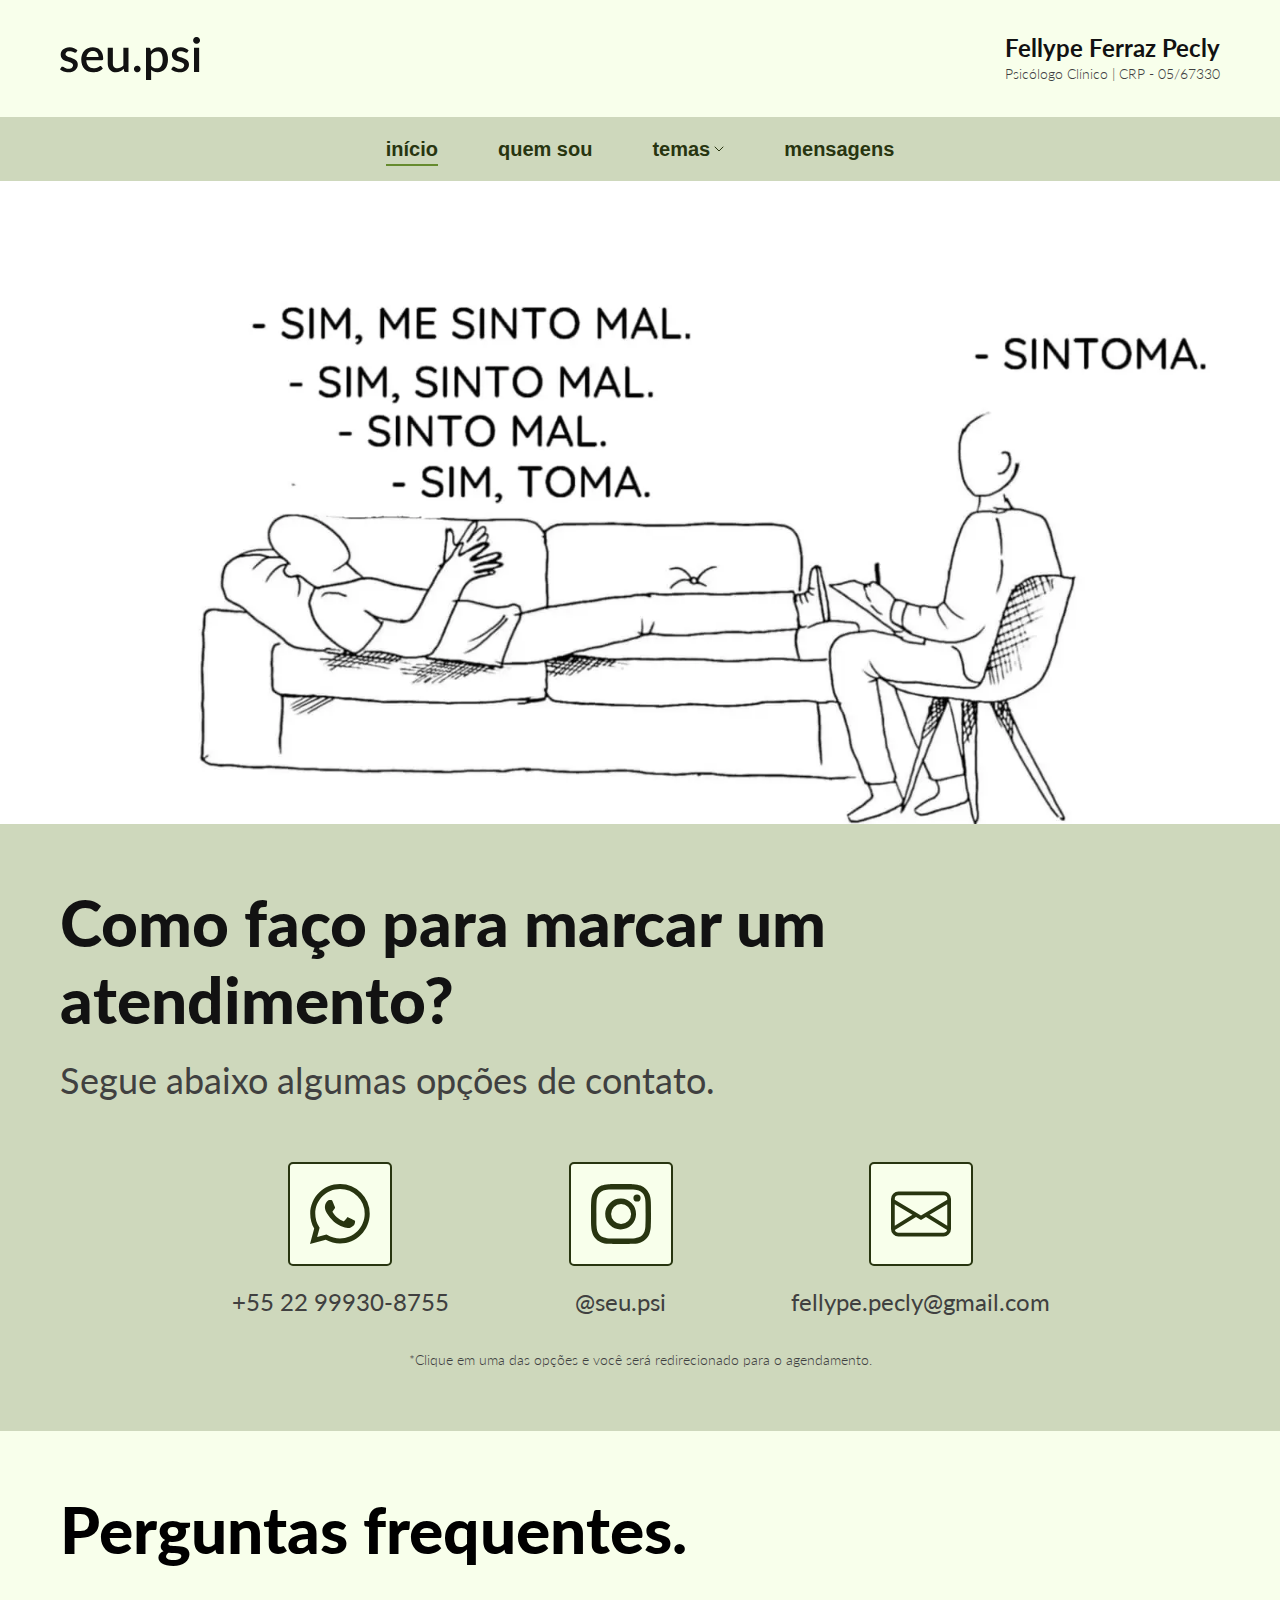
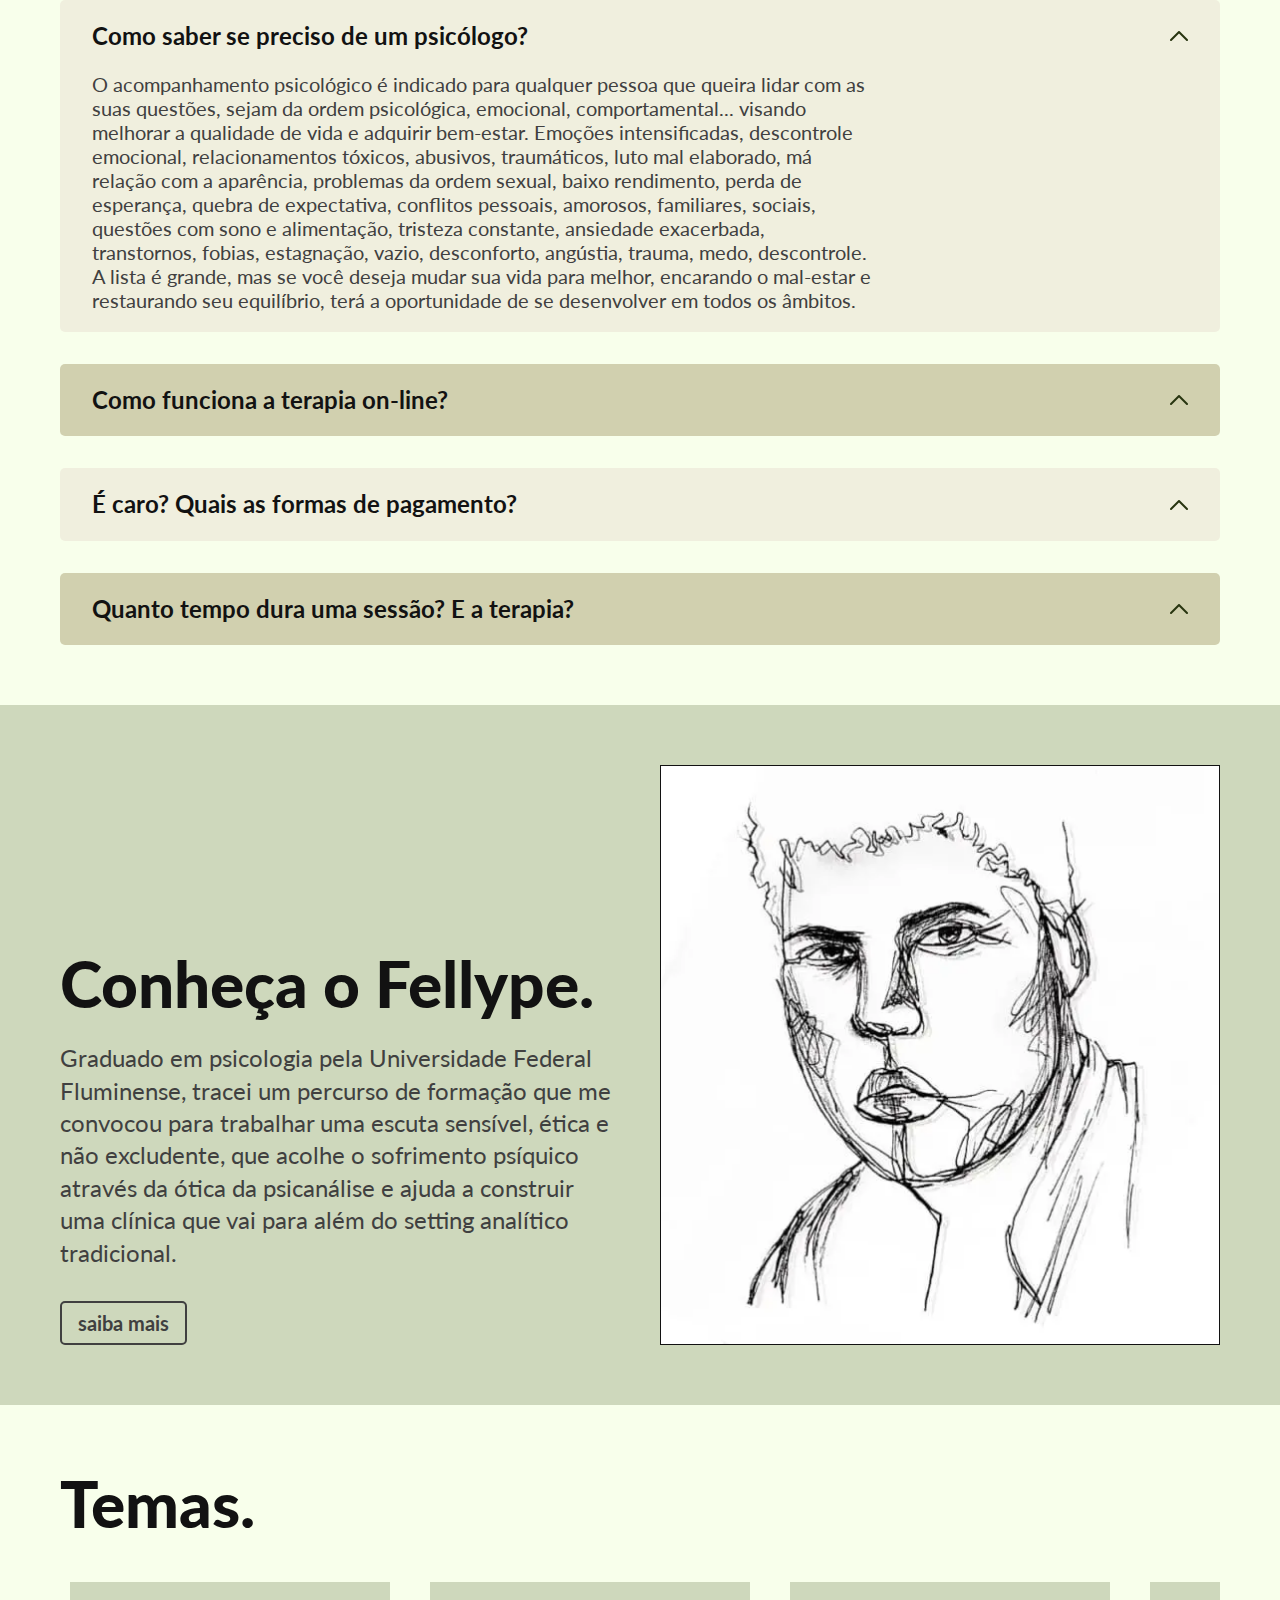
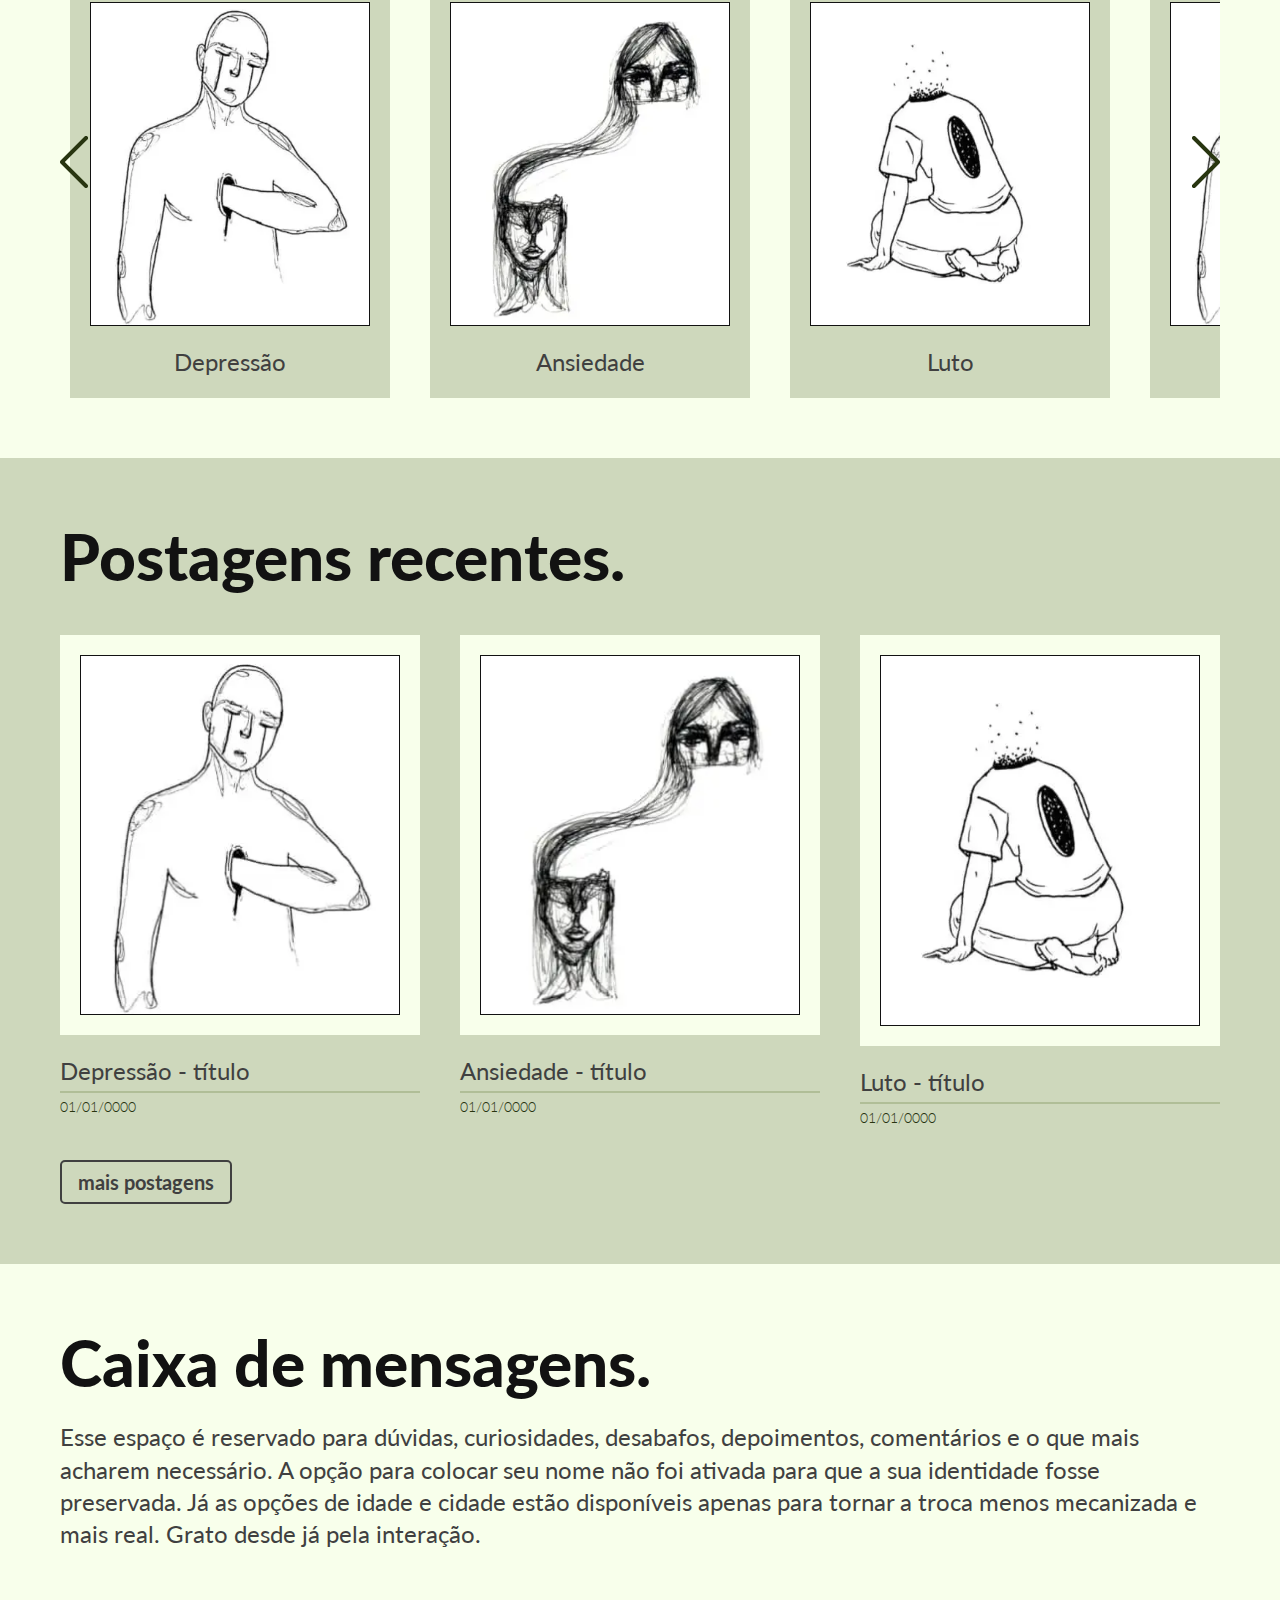
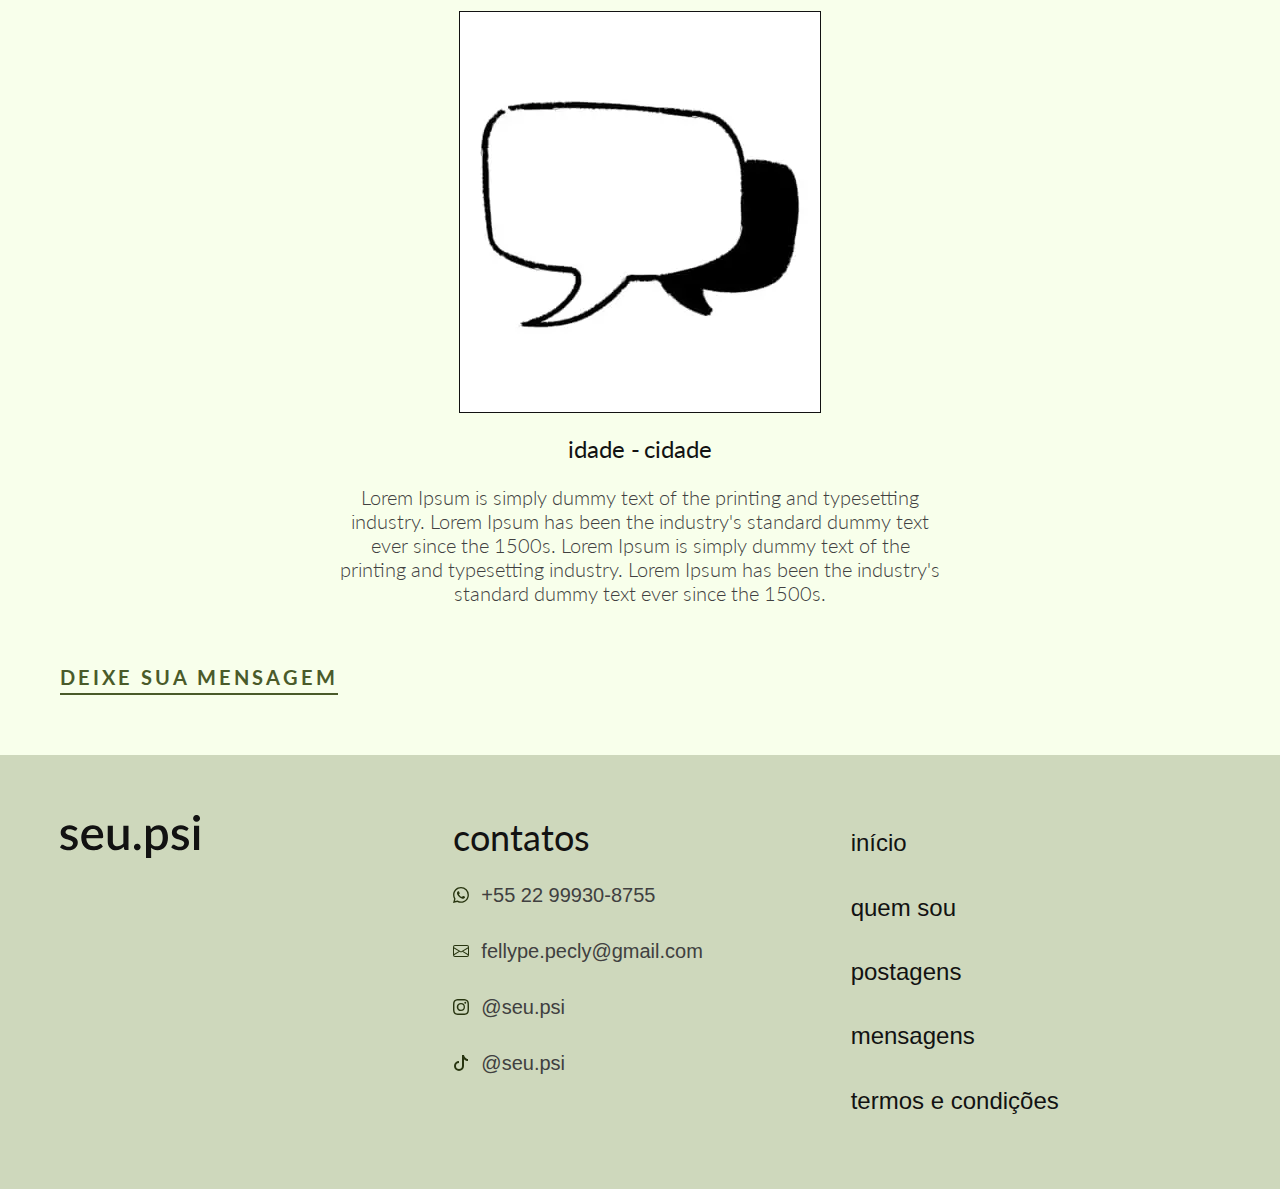
<file: index.html>
<!DOCTYPE html>
<html lang="pt-bt">

<head>
    <meta charset="UTF-8">
    <meta http-equiv="X-UA-Compatible" content="IE=edge">
    <meta name="viewport" content="width=device-width, initial-scale=1.0">
    <meta name="description"
        content="Site dedicado ao agendamento de sessões de terapia e divulgação de conteúdos relacionado ao tema.">
    <title>seu.psi</title>
    <link rel="icon" href="./favicon.svg" type="image/svg+xml">
    <link rel="preconnect" href="https://fonts.googleapis.com">
    <link rel="preconnect" href="https://fonts.gstatic.com" crossorigin>
    <link href="https://fonts.googleapis.com/css2?family=Lato:wght@300;400;700;900&display=swap" rel="stylesheet">
    <link rel="preload" href="./css/style.css" as="style">
    <link rel="stylesheet" href="./css/style.css">
</head>

<body>
    <header class="header">
        <div class="header__principal container container__cabecalho">
            <img src="./img/img_otimizada/icones/logo.svg" alt="Logo seu.psi" width="140" height="43">

            <div>
                <p class="font-m-b c-11">Fellype Ferraz Pecly</p>

                <p class="font-xs c-9">Psicólogo Clínico | CRP - 05/67330</p>
            </div>
        </div>

        <nav class="header__menu">
            <button class="btn__menu--mobile btn__menu--after" aria-expanded="false" aria-controls="header__lista"
                aria-haspopup="true" aria-label="Abrir menu">
            </button>

            <ul class="header__lista menu-mobile font-s-b p-1" id="header__lista" role="menu">
                <li class="header__item">
                    <a href="./index.html" class="header__link link-hover">início</a>
                </li>

                <li class="header__item">
                    <a href="./quem-sou.html" class="header__link link-hover">quem sou</a>
                </li>

                <li class="header__item header__item--relative ">
                    <button class="header__btn btn-hover header__btn--seta" aria-expanded="false"
                        aria-controls="sub-menu__lista" aria-haspopup="true" aria-label="Abrir temas">temas</button>

                    <div class="header__sub-menu">
                        <ul class="sub-menu__lista" id="sub-menu__lista" role="menu">
                            <li class="sub-menu__item">
                                <a href="./temas/ansiedade.html" class="sub-menu__link link-hover">Ansiedade</a>
                            </li>

                            <li class="sub-menu__item">
                                <a href="./temas/depressao.html" class="sub-menu__link link-hover">Depressão</a>
                            </li>

                            <li class="sub-menu__item sub-menu__item--last">
                                <a href="./temas/luto.html" class="sub-menu__link link-hover">Luto</a>
                            </li>
                        </ul>
                    </div>
                </li>

                <li class="header__item header__item--last">
                    <a href="./mensagem.html" class="header__link link-hover">mensagens</a>
                </li>
            </ul>
        </nav>
    </header>

    <main class="intro">
        <picture>
            <source media="(max-width: 450px)" srcset="./img/img_otimizada/img_index/img_intro/img-intro-400-201.webp"
                type="image/webp">

            <source media="(max-width: 850px)" srcset="./img/img_otimizada/img_index/img_intro/img-intro-800-402.webp"
                type="image/webp">

            <img src="./img/img_otimizada/img_index/img_intro/img-intro-1600-804.webp"
                alt="Desenho de uma pessoa sentada numa cadeira falando sintoma e uma pessoa deitada num sofá falando sim, me sinto mal. Sim, sinto mal. Sinto mal. Sim, toma."
                width="1600" height="804">
        </picture>

        <div class="intro__bg">
            <div class="container">
                <h1 class="font-xxl c-11 intro__titulo">Como faço para marcar um atendimento?</h1>

                <h2 class="font-l c-9 intro__subtitulo">Segue abaixo algumas opções de contato.</h2>

                <div class="intro__contatos">
                    <a href="http://web.whatsapp.com/send?phone=552299930-8755" target="_blank"
                        rel="noopener noreferrer" class="intro__link">

                        <div class="intro__icone">
                            <img src="./img/img_otimizada/icones/agendamento/whatsapp-agendamento.svg" alt="Ícone do whatsapp"
                                width="60" height="60" class="intro__img">
                        </div>

                        <span class="font-m c-9 is-hover">+55 22 99930-8755</span>
                    </a>

                    <a href="http://www.instagram.com/seu.psi/" target="_blank" rel="noopener noreferrer"
                        class="intro__link intro__link--after">

                        <div class="intro__icone">
                            <img src="./img/img_otimizada/icones/agendamento/instagram-agendamento.svg" alt="Ícone do instagran"
                                width="60" height="60" class="intro__img">
                        </div>

                        <span class="font-m c-9 is-hover">@seu.psi</span>
                    </a>

                    <a href="mailto:fellype.pecly@gmail.com" class="intro__link intro__link--after">

                        <div class="intro__icone">
                            <img src="./img/img_otimizada/icones/agendamento/envelope-agendamento.svg" alt="Ícone de email" width="60"
                                height="60" class="intro__img">
                        </div>

                        <span class="font-m c-9 is-hover">fellype.pecly@gmail.com</span>
                    </a>

                    <span class="intro__info font-xs c-9">*Clique em uma das opções e você será redirecionado para o
                        agendamento.</span>
                </div>
            </div>

        </div>
    </main>

    <article class="perguntas container">
        <h2 class="font-xxl c11 perguntas__titulo">Perguntas frequentes.</h2>

        <dl class="perguntas__container">
            <div class="perguntas__conteudo">
                <dt><button class="font-m-b c-11 perguntas__pergunta perguntas__pergunta--after" aria-expanded="true"
                        aria-controls="pergunta1">Como saber se preciso de um psicólogo?</button></dt>

                <dd class="font-s-c c-9 ativa perguntas__resposta is-ativo" id="pergunta1">O acompanhamento psicológico
                    é indicado para qualquer pessoa que queira lidar com as suas questões, sejam da ordem psicológica,
                    emocional, comportamental... visando melhorar a qualidade de vida e adquirir bem-estar. Emoções
                    intensificadas, descontrole emocional, relacionamentos tóxicos, abusivos, traumáticos, luto mal
                    elaborado, má relação com a aparência, problemas da ordem sexual, baixo rendimento, perda de
                    esperança, quebra de expectativa, conflitos pessoais, amorosos, familiares, sociais, questões com
                    sono e alimentação, tristeza constante, ansiedade exacerbada, transtornos, fobias, estagnação,
                    vazio, desconforto, angústia, trauma, medo, descontrole. A lista é grande, mas se você deseja mudar
                    sua vida para melhor, encarando o mal-estar e restaurando seu equilíbrio, terá a oportunidade de se
                    desenvolver em todos os âmbitos.</dd>
            </div>

            <div class="perguntas__conteudo">
                <dt><button class="font-m-b c-11 perguntas__pergunta perguntas__pergunta--after" aria-expanded="false"
                        aria-controls="pergunta2">Como funciona a terapia on-line?</button></dt>

                <dd class="font-s-c c-9 perguntas__resposta" id="pergunta2">Após ser aprovada pelo Conselho Federal de
                    Psicologia, a terapia on-line se tornou uma ferramenta muito utilizada pelos profissionais e
                    usuários do serviço, considerando a praticidade e utilidade que oferece, ainda mais atualmente
                    devido às circunstâncias. Consulta, atendimento e acompanhamento psicológico são realizados através
                    de ferramentas de áudio e vídeo em chamadas, nas plataformas do Google Meet, Zoom, WhatsApp,
                    considerando a melhor possibilidade do público e ocorrendo de modo síncrono. Uma sala virtual é
                    criada para cada atendimento, onde um link será enviado minutos antes da sessão, visando um ambiente
                    com privacidade, ético, sigiloso, adequado e confiável para o atendimento. Como esse formato rompe a
                    barreira geográfica, o suporte psicológico é mais acessível, por isso tem sido um facilitador de
                    vidas, pois oferece mais dinamismo e conforto.
                </dd>
            </div>

            <div class="perguntas__conteudo">
                <dt><button class="font-m-b c-11 perguntas__pergunta perguntas__pergunta--after" aria-expanded="false"
                        aria-controls="pergunta3">É caro? Quais as formas de pagamento?</button></dt>

                <dd class="font-s-c c-9 perguntas__resposta" id="pergunta3">Investir em saúde mental não é caro, é
                    necessário. O valor do serviço, embora tenha uma tabela padrão, é variável e flexível. Os
                    profissionais adotam critérios para estabelecer a média dos atendimentos, considerando as demandas,
                    as necessidades, as prioridades e outros fatores em relação ao acompanhamento psicológico. É
                    importante que haja um acordo entre ambas as partes, ocorrendo um consenso que valorize o trabalho
                    realizado pelo profissional e que permita que o paciente consiga se sustentar no processo
                    terapêutico. A forma de pagamento também será um acordo, analisando as melhores opções, por isso o
                    primeiro contato é fundamental, pois é um espaço de trocas, que evidencia todas as questões e
                    particularidades, permitindo conhecer o espaço e tirar todas as dúvidas.
                </dd>
            </div>

            <div class="perguntas__conteudo">
                <dt><button class="font-m-b c-11 perguntas__pergunta perguntas__pergunta--after" aria-expanded="false"
                        aria-controls="pergunta4">Quanto tempo dura uma sessão? E a terapia?</button></dt>

                <dd class="font-s-c c-9 perguntas__resposta" id="pergunta4">No início do tratamento, a frequência ideal
                    é de pelo menos uma vez na semana, alguns casos mais urgentes podem exigir mais atenção e outros
                    podem até ocorrer de modo quinzenal. O tempo de uma sessão é de 50 minutos em média, podendo ser
                    menos ou mais em situações específicas. Não é possível saber, de antemão, por quanto tempo durará a
                    terapia, justamente por ser algo muito relativo, que vai depender de como o paciente se sente ao
                    longo do tratamento e do seu desejo de prosseguir com o processo, depender também da demanda,
                    especificidade, patologia, transtorno ou outros fatores que estiverem sendo tratados. É necessário
                    pesquisa e busca, para encontrar um espaço que seja confortável para tratar suas questões, onde o
                    cerne é o seu bem-estar.
                </dd>
            </div>
        </dl>
    </article>

    <article class="sobre-mim__bg">
        <div class="sobre-mim__cotainer container">
            <div class="sobre-mim__conteudo">
                <h2 class="font-xxl c-11 sobre-mim__titulo">Conheça o Fellype.</h2>

                <p class="font-m c-9 sobre-mim__texto">Graduado em psicologia pela Universidade Federal Fluminense,
                    tracei um percurso de formação que me convocou para trabalhar uma escuta sensível, ética e não
                    excludente, que acolhe o sofrimento psíquico através da ótica da psicanálise e ajuda a construir uma
                    clínica que vai para além do setting analítico tradicional.</p>

                <a href="./quem-sou.html" class="btn btn--hover">saiba mais</a>
            </div>

            <picture>
                <source media="(max-width: 800px)"
                    srcset="./img/img_otimizada/img_index/img_perfil/img-perfil-300-311.webp" type="image/webp">

                <img src="./img/img_otimizada/img_index/img_perfil/img-perfil-560-580.webp"
                    alt="Ilustração de Fellype Ferraz Pecly" width="560" height="580"
                    class="sobre-mim__img img--border">
            </picture>
        </div>
    </article>

    <article class="temas container">
        <h2 class="font-xxl c-11 temas__titulo">Temas.</h2>

        <ul class="temas__lista-corresel">
            <div class="temas__corressel" id="corressel">
                <li class="temas__item-slide">

                    <a href="./temas/depressao.html" class="temas__link">

                        <div class="temas__block-img">

                            <img src="./img/img_otimizada/img_index/img_temas/img-depressão-tema-380-440.webp"
                                alt="Desenho de uma pessoa com a mão enfiada um buraco no peito" width="380"
                                height="440" class="temas__img img--border">
                        </div>

                        <h3 class="font-m c-9 temas__subtitulo">Depressão</h3>
                    </a>
                </li>

                <li class="temas__item-slide">
                    <a href="./temas/ansiedade.html" class="temas__link">
                        <div class="temas__block-img">
                            <img src="./img/img_otimizada/img_index/img_temas/img-ansiedade-tema-380-440.webp"
                                alt="Desenho de uma pessoa com a cabeça solta no espaço" width="380" height="440"
                                class="temas__img img--border">
                        </div>

                        <h3 class="font-m c-9 temas__subtitulo">Ansiedade</h3>
                    </a>
                </li>

                <li class="temas__item-slide">
                    <a href="./temas/luto.html" class="temas__link">
                        <div class="temas__block-img">
                            <img src="./img/img_otimizada/img_index/img_temas/img-luto-tema-380-440.webp"
                                alt="Desenho de uma pessoa com sem a cabeça e com um buraco no peito" width="380"
                                height="440" class="temas__img img--border">
                        </div>

                        <h3 class="font-m c-9 temas__subtitulo">Luto</h3>
                    </a>
                </li>

                <li class="temas__item-slide">
                    <a href="" class="temas__link">
                        <div class="temas__block-img">
                            <img src="./img/img_otimizada/img_index/img_temas/img-depressão-tema-380-440.webp"
                                alt="Desenho de uma pessoa com a mão enfiada um buraco no peito" width="380"
                                height="440" class="temas__img img--border">
                        </div>
                        <h3 class="font-m c-9 temas__subtitulo">Depressão</h3>
                    </a>
                </li>

                <li class="temas__item-slide">
                    <a href="" class="temas__link">
                        <div class="temas__block-img">
                            <img src="./img/img_otimizada/img_index/img_temas/img-ansiedade-tema-380-440.webp"
                                alt="Desenho de uma pessoa com a cabeça solta no espaço" width="380" height="440"
                                class="temas__img img--border">
                        </div>

                        <h3 class="font-m c-9 temas__subtitulo">Ansiedade</h3>
                    </a>
                </li>

                <li class="temas__item-slide">
                    <a href="" class="temas__link">
                        <div class="temas__block-img">
                            <img src="./img/img_otimizada/img_index/img_temas/img-luto-tema-380-440.webp"
                                alt="Desenho de uma pessoa com sem a cabeça e com um buraco no peito" width="380"
                                height="440" class="temas__img img--border">
                        </div>

                        <h3 class="font-m c-9 temas__subtitulo">Luto</h3>
                    </a>
                </li>
            </div>
        </ul>

        <button class="temas__btn temas__btn--hover temas__btn--esquerdo">
            <img src="./img/icone/seta-slid.svg" class="temas__btn-img" id="btn-esquerdo" alt="Seta para a esquerda" width="28" height="52">
        </button>

        <button class="temas__btn temas__btn--hover temas__btn--direito">
            <img src="./img/icone/seta-slid.svg" class="temas__btn-img" id="btn-direito" alt="Seta para a direita" width="28" height="52">
        </button>
    </article>

    <section class="postagens__bg">
        <div class="postagens container">
            <h2 class="font-xxl c-11 postagens__titulo">Postagens recentes.</h2>

            <ul class="postagens__lista">
                <li class="postagens__item">
                    <a href="./temas/tema_depressao/depressao_t1.html" class="postagens__link">
                        <div class="postagens__block-img">
                            <img src="./img/img_otimizada/img_index/img_postagens/img-depressão-postagem-recente-320-360.webp"
                                alt="Desenho de uma pessoa com a mão enfiada um buraco no peito" width="320"
                                height="360" class="postagens__img img--border">
                        </div>

                        <h3 class="font-m c-9 temas__subtitulo postagens__subtitulo">Depressão - título</h3>

                        <span class="font-xs p-1 postagens__data">01/01/0000</span>
                    </a>
                </li>

                <li class="postagens__item">
                    <a href="./temas/tema_ansiedade/ansiedade_t1.html" class="postagens__link">
                        <div class="postagens__block-img">
                            <img src="./img/img_otimizada/img_index/img_postagens/img-ansiedade-postagem-recente-320-360.webp"
                                alt="Desenho de uma pessoa com a cabeça solta no espaço" width="320" height="360"
                                class="postagens__img img--border">
                        </div>

                        <h3 class="font-m c-9 postagens__subtitulo">Ansiedade - título</h3>

                        <span class="font-xs p-1 postagens__data">01/01/0000</span>
                    </a>
                </li>

                <li class="postagens__item">
                    <a href="./temas/tema_luto/luto_t1.html" class="postagens__link">
                        <div class="postagens__block-img">
                            <img src="./img/img_otimizada/img_index/img_temas/img-luto-tema-380-440.webp"
                                alt="Desenho de uma pessoa com sem a cabeça e com um buraco no peito" width="320"
                                height="360" class="postagens__img img--border">
                        </div>

                        <h3 class="font-m c-9 postagens__subtitulo">Luto - título</h3>

                        <span class="font-xs p-1 postagens__data">01/01/0000</span>
                    </a>
                </li>
            </ul>

            <a href="./postagens_recentes.html" class="btn btn--mt btn--hover">mais postagens</a>
        </div>
    </section>

    <section class="caixa-mensagem container">
        <h2 class="font-xxl c-11 caixa-mensagem__titulo">Caixa de mensagens.</h2>

        <p class="font-m c-9 caixa-mensagem__subtitulo">Esse espaço é reservado para dúvidas, curiosidades, desabafos,
            depoimentos, comentários e o que mais acharem necessário. A opção para colocar seu nome não foi ativada para
            que a sua identidade fosse preservada. Já as opções de idade e cidade estão disponíveis apenas para tornar a
            troca menos mecanizada e mais real. Grato desde já pela interação.</p>

        <picture>
            <img src="./img/img_otimizada/img_index/img-caixa-mensagem-360-400.webp" alt="Imagem de um balão de fala"
                class="caixa-mensagem__img img--border">
        </picture>

        <div class="caixa-mensagem__mensagem">
            <span class="font-m c-11 caixa-mensagem__info">idade -</span>

            <span class="font-m c-11 caixa-mensagem__info">cidade</span>

            <p class="font-s c-9 caixa-mensagem__texto">Lorem Ipsum is simply dummy text of the printing and typesetting
                industry. Lorem Ipsum has been the industry's standard dummy text ever since the 1500s. Lorem Ipsum is
                simply dummy text of the printing and typesetting industry. Lorem Ipsum has been the industry's standard
                dummy text ever since the 1500s.</p>
        </div>

        <a href="./mensagem.html" class="btn-link btn-link--after btn-link--hover">deixe sua mensagem</a>
    </section>

    <footer class="footer__bg">
        <div class="footer container">
            <div class="footer__caixa-logo">
                <img src="./img/img_otimizada/icones/logo.svg" alt="" class="footer__logo" width="140" height="43">
            </div>

            <div class="footer__contatos">
                <h3 class="font-l c-11 footer__titulo">contatos</h3>

                <ul class="font-s c-9 footer__lista">
                    <li class="footer__item footer__item--before-1">
                        <a href="tel:+55 22 99930-8755" class="footer__link link-hover">+55 22 99930-8755
                        </a>
                    </li>

                    <li class="footer__item footer__item--before-2">
                        <a href="mailto:fellype.pecly@gmail.com" class="footer__link link-hover">fellype.pecly@gmail.com
                        </a>
                    </li>

                    <li class="footer__item footer__item--before-3">
                        <a href="http://www.instagram.com/seu.psi/" target="_blank" rel="noopener noreferrer"
                            class="footer__link link-hover">@seu.psi</a>
                    </li>

                    <li class="footer__item footer__item--before-4">
                        <a href="http://www.tiktok.com/@seu.psi" target="_blank" rel="noopener noreferrer"
                            class="footer__link link-hover">@seu.psi</a>
                    </li>
                </ul>
            </div>

            <nav class="footer__menu-secundario">
                <ul class="font-m c-11 footer__lista">
                    <li class="footer__item">
                        <a href="./index.html" class="footer__link link-hover">início</a>
                    </li>

                    <li class="footer__item">
                        <a href="./quem-sou.html" class="footer__link link-hover">quem sou</a>
                    </li>

                    <li class="footer__item">
                        <a href="./postagens_recentes.html" class="footer__link link-hover">postagens</a>
                    </li>

                    <li class="footer__item">
                        <a href="./mensagem.html" class="footer__link link-hover">mensagens</a>
                    </li>

                    <li class="footer__item">
                        <a href="" class="footer__link link-hover">termos e condições</a>
                    </li>
                </ul>
            </nav>
        </div>
    </footer>

    <script src="./js/pagina-atual.js"></script>
    <script src="./js/menu-temas.js"></script>
    <script src="./js/menu-mobile.js"></script>
    <script src="./js/perguntas.js"></script>
    <script src="./js/slider.js"></script>
</body>

</html>
</file>
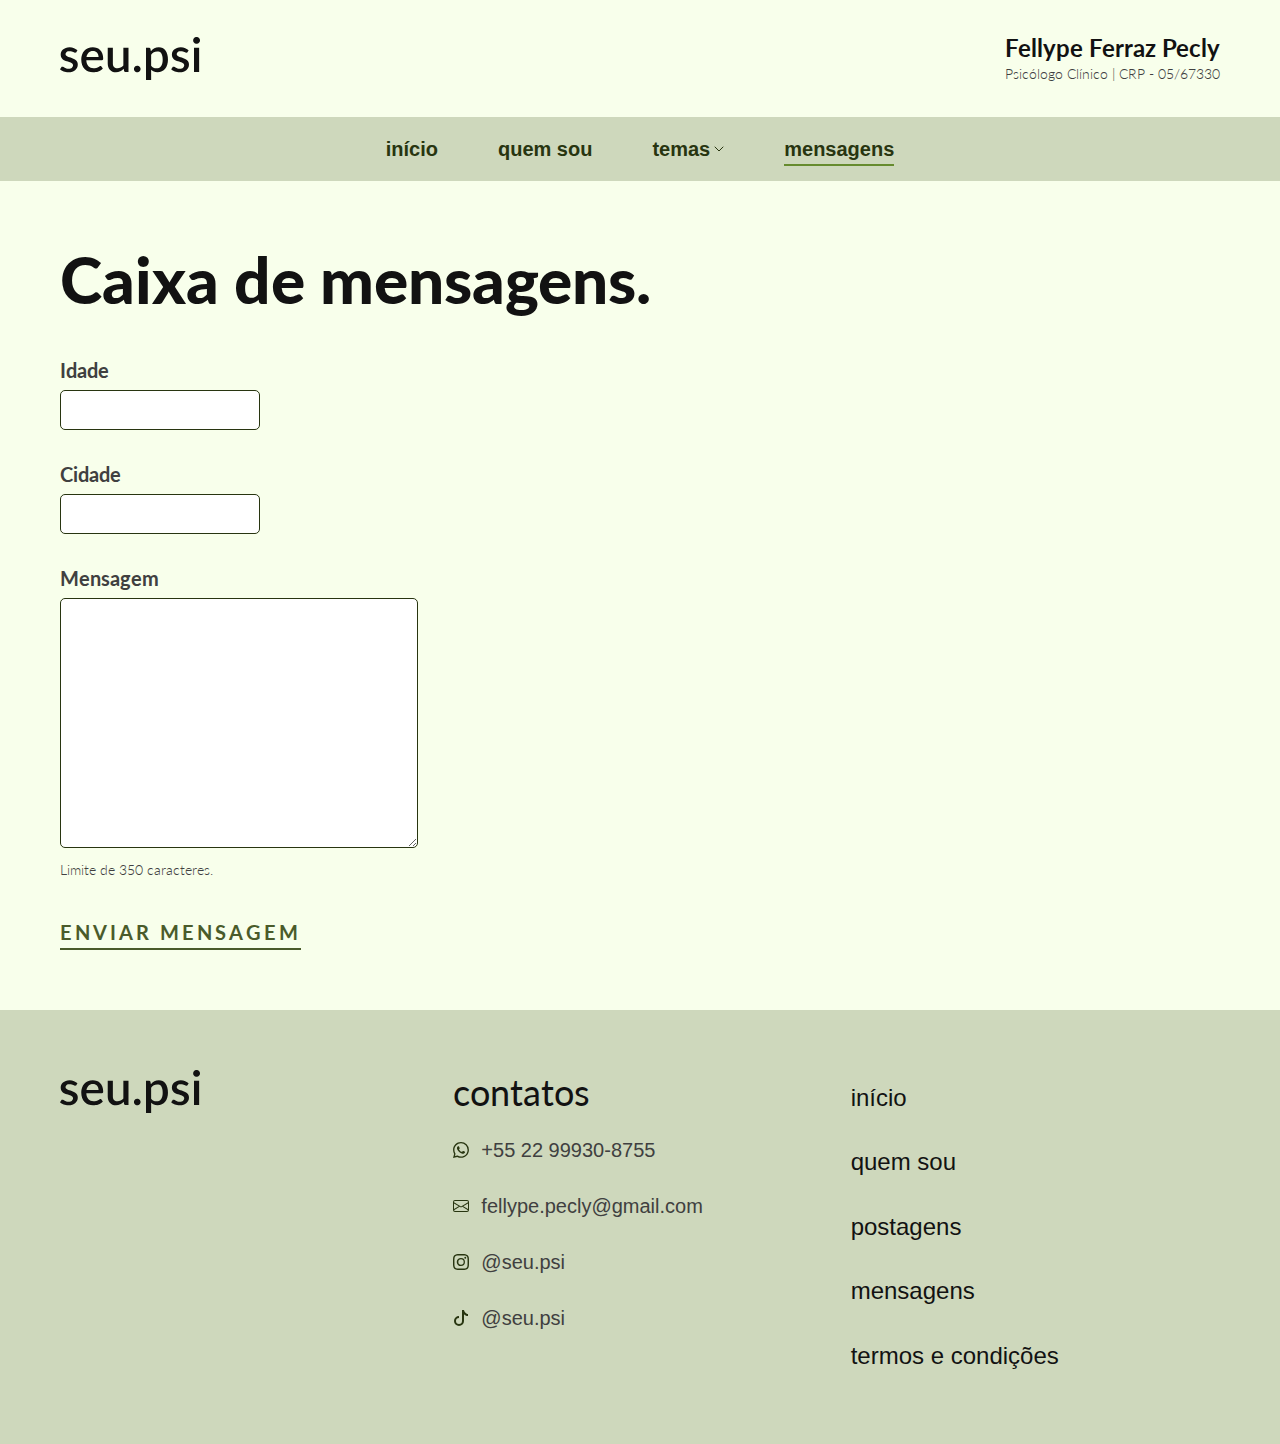
<file: mensagem.html>
<!DOCTYPE html>
<html lang="pt-bt">

<head>
    <meta charset="UTF-8">
    <meta http-equiv="X-UA-Compatible" content="IE=edge">
    <meta name="viewport" content="width=device-width, initial-scale=1.0">
    <meta name="description"
        content="Site dedicado ao agendamento de sessões de terapia e divulgação de conteúdos relacionado ao tema.">
    <title>seu.psi</title>
    <link rel="icon" href="./favicon.svg" type="image/svg+xml">
    <link rel="preconnect" href="https://fonts.googleapis.com">
    <link rel="preconnect" href="https://fonts.gstatic.com" crossorigin>
    <link href="https://fonts.googleapis.com/css2?family=Lato:wght@300;400;700;900&display=swap" rel="stylesheet">
    <link rel="preload" href="./css/style.css" as="style">
    <link rel="stylesheet" href="./css/style.css">
</head>

<body>
    <header class="header">
        <div class="header__principal container container__cabecalho">
            <a href="./index.html">
                <img src="./img/img_otimizada/icones/logo.svg" alt="Logo seu.psi" width="140" height="43"
                    class="header__logo">
            </a>

            <div>
                <p class="font-m-b c-11">Fellype Ferraz Pecly</p>

                <p class="font-xs c-9">Psicólogo Clínico | CRP - 05/67330</p>
            </div>
        </div>

        <nav class="header__menu">
            <button class="btn__menu--mobile btn__menu--after" aria-expanded="false" aria-controls="header__lista"
                aria-haspopup="true" aria-label="Abrir menu"></button>

            <ul class="header__lista menu-mobile font-s-b p-1" id="header__lista" role="menu">
                <li class="header__item">
                    <a href="./index.html" class="header__link link-hover">início</a>
                </li>

                <li class="header__item">
                    <a href="./quem-sou.html" class="header__link link-hover">quem sou</a>
                </li>

                <li class="header__item header__item--relative ">
                    <button class="header__btn btn-hover header__btn--seta" aria-expanded="false"
                        aria-controls="sub-menu__lista" aria-haspopup="true" aria-label="Abrir temas">temas</button>

                    <div class="header__sub-menu">
                        <ul class="sub-menu__lista" id="sub-menu__lista" role="menu">
                            <li class="sub-menu__item">
                                <a href="./temas/ansiedade.html" class="sub-menu__link link-hover">Ansiedade</a>
                            </li>

                            <li class="sub-menu__item">
                                <a href="./temas/depressao.html" class="sub-menu__link link-hover">Depressão</a>
                            </li>

                            <li class="sub-menu__item sub-menu__item--last">
                                <a href="./temas/luto.html" class="sub-menu__link link-hover">Luto</a>
                            </li>
                        </ul>
                    </div>
                </li>

                <li class="header__item header__item--last">
                    <a href="./mensagem.html" class="header__link link-hover">mensagens</a>
                </li>
            </ul>
        </nav>
    </header>

    <div class="mensagem container">
        <h1 class="font-xxl c-11 mensagem__titulo">Caixa de mensagens.</h1>

        <form action="" class="mensagem__form">
            <div class="mensagem__dados">
                <label for="mensagem__idade" class="font-s-b c-9 mensagem__label">Idade</label>

                <input type="number" name="idade" id="mensagem__idade" class="mensagem__input is-focus">
            </div>

            <div class="mensagem__dados">
                <label for="mensagem__cidade" class="font-s-b c-9 mensagem__label">Cidade</label>

                <input type="text" name="cidade" id="mensagem__cidade" class="mensagem__input">
            </div>

            <div class="mensagem__dados mensagem__dados--mb">
                <label for="mensagem__mensagem" class="font-s-b c-9 mensagem__label">Mensagem</label>

                <textarea name="mensagem" id="mensagem__mensagem" cols="30" rows="10"
                    class="mensagem__text-area"></textarea>

                <span class="font-xs c-9 mensagem__limite">Limite de 350 caracteres.</span>
            </div>

            <button type="submit" class="btn-link btn-link--after btn-link--hover">enviar mensagem</button>
        </form>
    </div>

    <footer class="footer__bg">
        <div class="footer container">
            <div class="footer__caixa-logo">
                <img src="./img/img_otimizada/icones/logo.svg" alt="" class="footer__logo" width="140" height="43">
            </div>

            <div class="footer__contatos">
                <h3 class="font-l c-11 footer__titulo">contatos</h3>

                <ul class="font-s c-9 footer__lista">
                    <li class="footer__item footer__item--before-1">
                        <a href="tel:+55 22 99930-8755" class="footer__link link-hover">+55 22 99930-8755
                        </a>
                    </li>

                    <li class="footer__item footer__item--before-2">
                        <a href="mailto:fellype.pecly@gmail.com" class="footer__link link-hover">fellype.pecly@gmail.com
                        </a>
                    </li>

                    <li class="footer__item footer__item--before-3">
                        <a href="http://www.instagram.com/seu.psi/" target="_blank" rel="noopener noreferrer"
                            class="footer__link link-hover">@seu.psi</a>
                    </li>

                    <li class="footer__item footer__item--before-4">
                        <a href="http://www.tiktok.com/@seu.psi" target="_blank" rel="noopener noreferrer"
                            class="footer__link link-hover">@seu.psi</a>
                    </li>
                </ul>
            </div>

            <nav class="footer__menu-secundario">
                <ul class="font-m c-11 footer__lista">
                    <li class="footer__item">
                        <a href="./index.html" class="footer__link link-hover">início</a>
                    </li>

                    <li class="footer__item">
                        <a href="./quem-sou.html" class="footer__link link-hover">quem sou</a>
                    </li>

                    <li class="footer__item">
                        <a href="./postagens_recentes.html" class="footer__link link-hover">postagens</a>
                    </li>

                    <li class="footer__item">
                        <a href="./mensagem.html" class="footer__link link-hover">mensagens</a>
                    </li>

                    <li class="footer__item">
                        <a href="#" class="footer__link link-hover">termos e condições</a>
                    </li>
                </ul>
            </nav>
        </div>
    </footer>

    <script src="./js/menu-temas.js"></script>
    <script src="./js/menu-mobile.js"></script>
    <script src="./js/pagina-atual.js"></script>
</body>

</html>
</file>
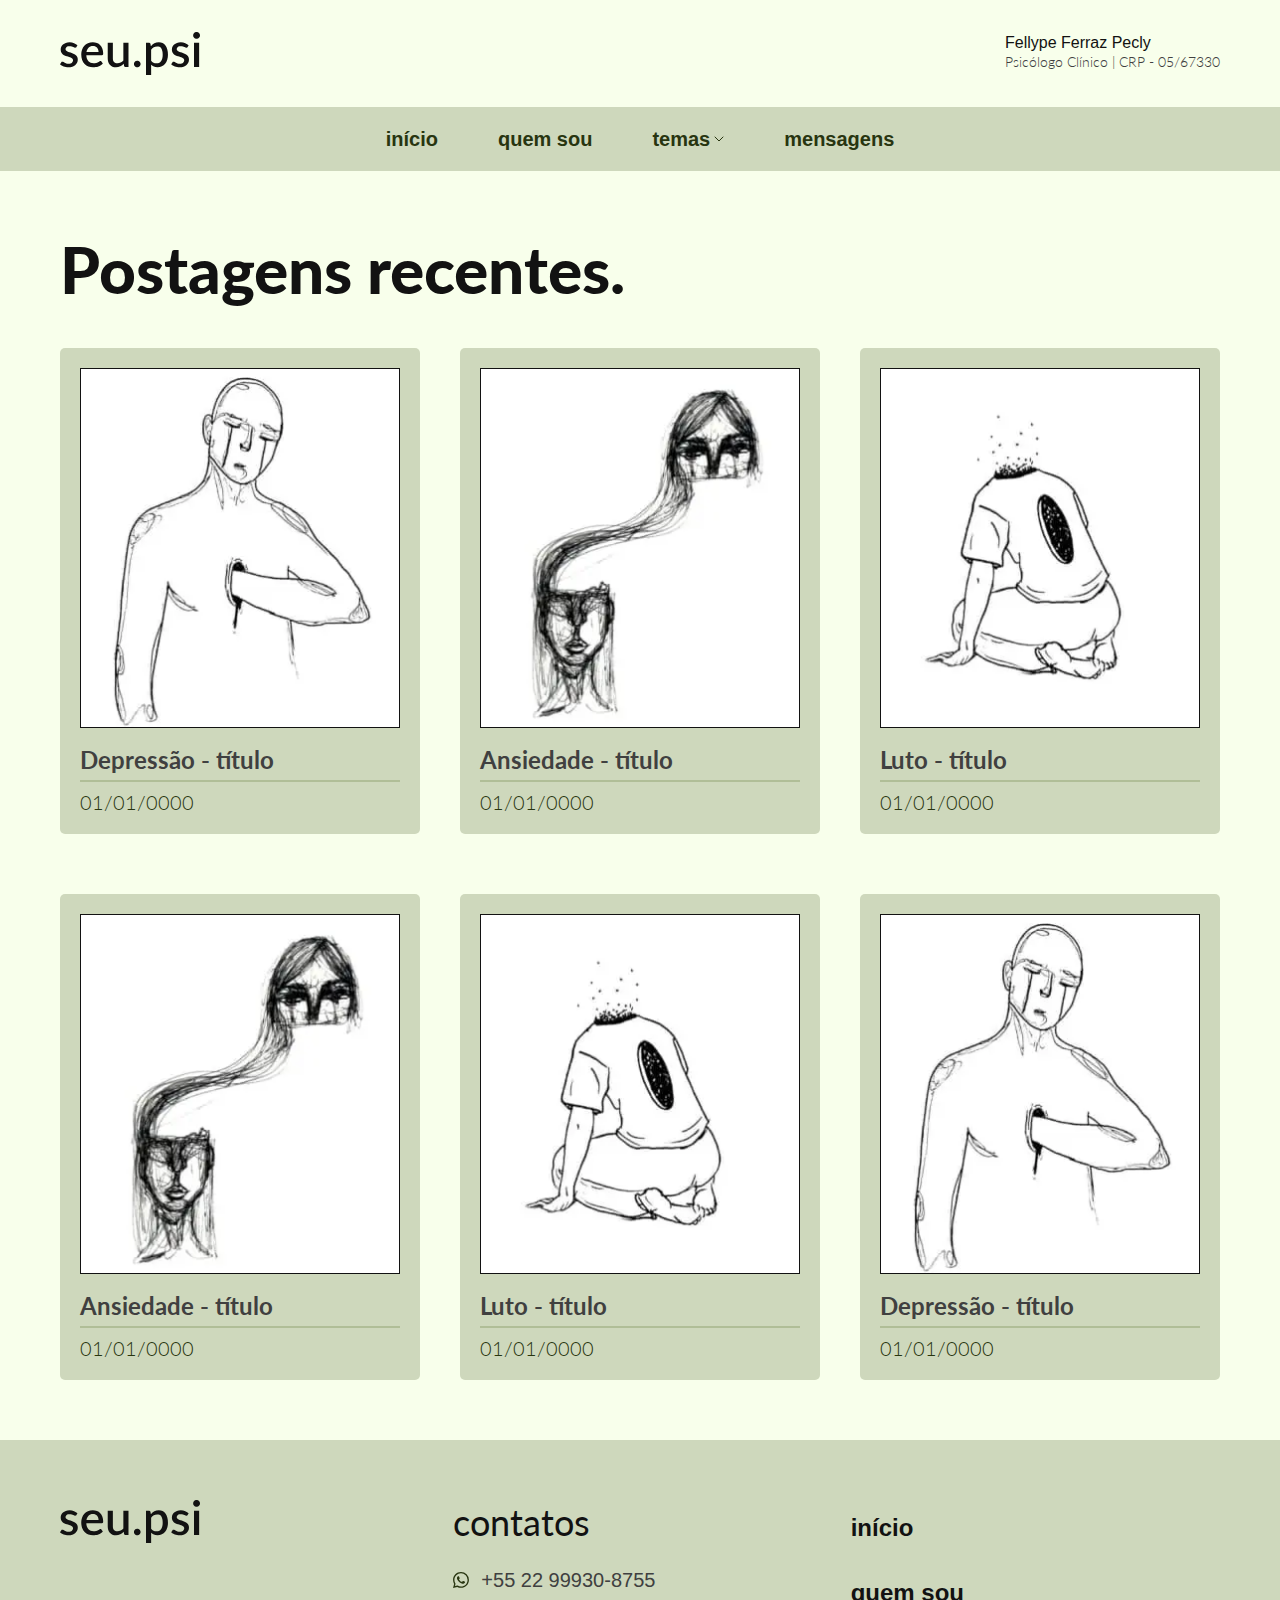
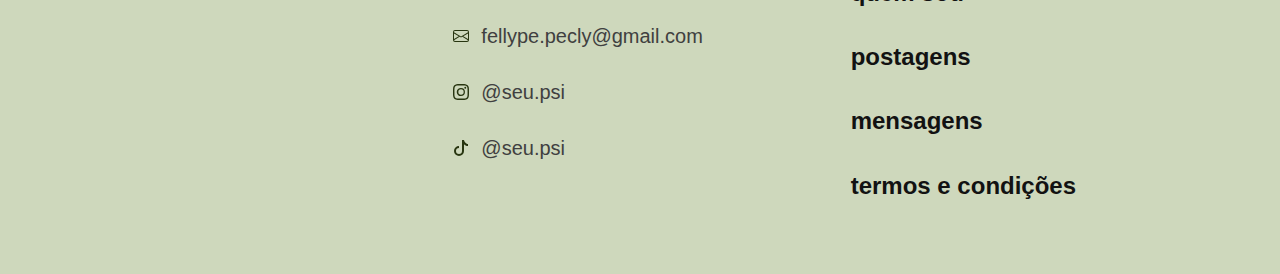
<file: postagens_recentes.html>
<!DOCTYPE html>
<html lang="pt-bt">

<head>
    <meta charset="UTF-8">
    <meta http-equiv="X-UA-Compatible" content="IE=edge">
    <meta name="viewport" content="width=device-width, initial-scale=1.0">
    <meta name="description"
        content="Site dedicado ao agendamento de sessões de terapia e divulgação de conteúdos relacionado ao tema.">
    <title>seu.psi</title>
    <link rel="icon" href="./favicon.svg" type="image/svg+xml">
    <link rel="preconnect" href="https://fonts.googleapis.com">
    <link rel="preconnect" href="https://fonts.gstatic.com" crossorigin>
    <link href="https://fonts.googleapis.com/css2?family=Lato:wght@300;400;700;900&display=swap" rel="stylesheet">
    <link rel="preload" href="./css/style.css" as="style">
    <link rel="stylesheet" href="./css/style.css">
</head>

<body>
    <header class="header">
        <div class="header__principal container container__cabecalho">
            <a href="./index.html">
                <img src="./img/img_otimizada/icones/logo.svg" alt="Logo seu.psi" width="140" height="43"
                    class="header__logo">
            </a>

            <div>
                <p class="font-m-b-b c-11">Fellype Ferraz Pecly</p>

                <p class="font-xs c-9">Psicólogo Clínico | CRP - 05/67330</p>
            </div>
        </div>

        <nav class="header__menu">
            <button class="btn__menu--mobile btn__menu--after" aria-expanded="false" aria-controls="header__lista"
                aria-haspopup="true" aria-label="Abrir menu"></button>

            <ul class="header__lista menu-mobile font-s-b p-1" id="header__lista" role="menu">
                <li class="header__item">
                    <a href="./" class="header__link link-hover">início</a>
                </li>

                <li class="header__item">
                    <a href="./quem-sou.html" class="header__link link-hover">quem sou</a>
                </li>

                <li class="header__item header__item--relative ">
                    <button class="header__btn btn-hover header__btn--seta" aria-expanded="false"
                        aria-controls="sub-menu__lista" aria-haspopup="true" aria-label="Abrir temas">temas</button>

                    <div class="header__sub-menu">
                        <ul class="sub-menu__lista" id="sub-menu__lista" role="menu">
                            <li class="sub-menu__item">
                                <a href="./temas/ansiedade.html" class="sub-menu__link link-hover">Ansiedade</a>
                            </li>

                            <li class="sub-menu__item">
                                <a href="./temas/depressao.html" class="sub-menu__link link-hover">Depressão</a>
                            </li>

                            <li class="sub-menu__item sub-menu__item--last">
                                <a href="./temas/luto.html" class="sub-menu__link link-hover">Luto</a>
                            </li>
                        </ul>
                    </div>
                </li>

                <li class="header__item header__item--last">
                    <a href="./mensagem.html" class="header__link link-hover">mensagens</a>
                </li>
            </ul>
        </nav>
    </header>

    <main class="postagem-recente container">
        <h1 class="font-xxl c-11 postagem-recente__titulo">Postagens recentes.</h1>

        <ul class="postagem-recente__lista">
            <li class="postagem-recente__item">
                <a href="./temas/tema_depressao/depressao_t1.html" class="postagem-recente__link">
                    <img src="./img/img_otimizada/img_index/img_postagens/img-depressão-postagem-recente-320-360.webp"
                        alt="" class="postagem-recente__img img--border" width="320" height="360">

                    <h2 class="font-m-b c-9 postagem-recente__subtitulo">Depressão - título</h2>

                    <span class="font-s p-1">01/01/0000</span>
                </a>
            </li>

            <li class="postagem-recente__item">
                <a href="./temas/tema_ansiedade/ansiedade_t1.html" class="postagem-recente__link">
                    <img src="./img/img_otimizada/img_index/img_postagens/img-ansiedade-postagem-recente-320-360.webp"
                        alt="" class="postagem-recente__img img--border" width="320" height="360">

                    <h2 class="font-m-b c-9 postagem-recente__subtitulo">Ansiedade - título</h2>

                    <span class="font-s p-1">01/01/0000</span>
                </a>
            </li>

            <li class="postagem-recente__item">
                <a href="./temas/tema_luto/luto_t1.html" class="postagem-recente__link">
                    <img src="./img/img_otimizada/img_index/img_postagens/img-luto-postagem-recente-320-360.webp" alt=""
                        class="postagem-recente__img img--border" width="320" height="360">

                    <h2 class="font-m-b c-9 postagem-recente__subtitulo">Luto - título</h2>

                    <span class="font-s p-1">01/01/0000</span>
                </a>
            </li>

            <li class="postagem-recente__item">
                <a href="./temas/tema_ansiedade/ansiedade_t1.html" class="postagem-recente__link">
                    <img src="./img/img_otimizada/img_index/img_postagens/img-ansiedade-postagem-recente-320-360.webp"
                        alt="" class="postagem-recente__img img--border" width="320" height="360">

                    <h2 class="font-m-b c-9 postagem-recente__subtitulo">Ansiedade - título</h2>

                    <span class="font-s p-1">01/01/0000</span>
                </a>
            </li>

            <li class="postagem-recente__item">
                <a href="./temas/tema_luto/luto_t1.html" class="postagem-recente__link">
                    <img src="./img/img_otimizada/img_index/img_postagens/img-luto-postagem-recente-320-360.webp" alt=""
                        class="postagem-recente__img img--border" width="320" height="360">

                    <h2 class="font-m-b c-9 postagem-recente__subtitulo">Luto - título</h2>

                    <span class="font-s p-1">01/01/0000</span>
                </a>
            </li>

            <li class="postagem-recente__item">
                <a href="./temas/tema_depressao/depressao_t1.html" class="postagem-recente__link">
                    <img src="./img/img_otimizada/img_index/img_postagens/img-depressão-postagem-recente-320-360.webp"
                        alt="" class="postagem-recente__img img--border" width="320" height="360">

                    <h2 class="font-m-b c-9 postagem-recente__subtitulo">Depressão - título</h2>

                    <span class="font-s p-1">01/01/0000</span>
                </a>
            </li>
        </ul>
    </main>

    <footer class="footer__bg">
        <div class="footer container">
            <div class="footer__caixa-logo">
                <img src="./img/img_otimizada/icones/logo.svg" alt="" class="footer__logo" width="140" height="43">
            </div>

            <div class="footer__contatos">
                <h3 class="font-l c-11 footer__titulo">contatos</h3>

                <ul class="font-s c-9 footer__lista">
                    <li class="footer__item footer__item--before-1">
                        <a href="tel:+55 22 99930-8755" class="footer__link link-hover">+55 22 99930-8755
                        </a>
                    </li>

                    <li class="footer__item footer__item--before-2">
                        <a href="mailto:fellype.pecly@gmail.com" class="footer__link link-hover">fellype.pecly@gmail.com
                        </a>
                    </li>

                    <li class="footer__item footer__item--before-3">
                        <a href="http://www.instagram.com/seu.psi/" target="_blank" rel="noopener noreferrer"
                            class="footer__link link-hover">@seu.psi</a>
                    </li>

                    <li class="footer__item footer__item--before-4">
                        <a href="http://www.tiktok.com/@seu.psi" target="_blank" rel="noopener noreferrer"
                            class="footer__link link-hover">@seu.psi</a>
                    </li>
                </ul>
            </div>

            <nav class="footer__menu-secundario">
                <ul class="font-m-b c-11 footer__lista">
                    <li class="footer__item">
                        <a href="./index.html" class="footer__link link-hover">início</a>
                    </li>

                    <li class="footer__item">
                        <a href="./quem-sou.html" class="footer__link link-hover">quem sou</a>
                    </li>

                    <li class="footer__item">
                        <a href="./postagens_recentes.html" class="footer__link link-hover">postagens</a>
                    </li>

                    <li class="footer__item">
                        <a href="./mensagem.html" class="footer__link link-hover">mensagens</a>
                    </li>

                    <li class="footer__item">
                        <a href="#" class="footer__link link-hover">termos e condições</a>
                    </li>
                </ul>
            </nav>
        </div>
    </footer>

    <script src="./js/menu-temas.js"></script>
    <script src="./js/menu-mobile.js"></script>
</body>

</html>
</file>
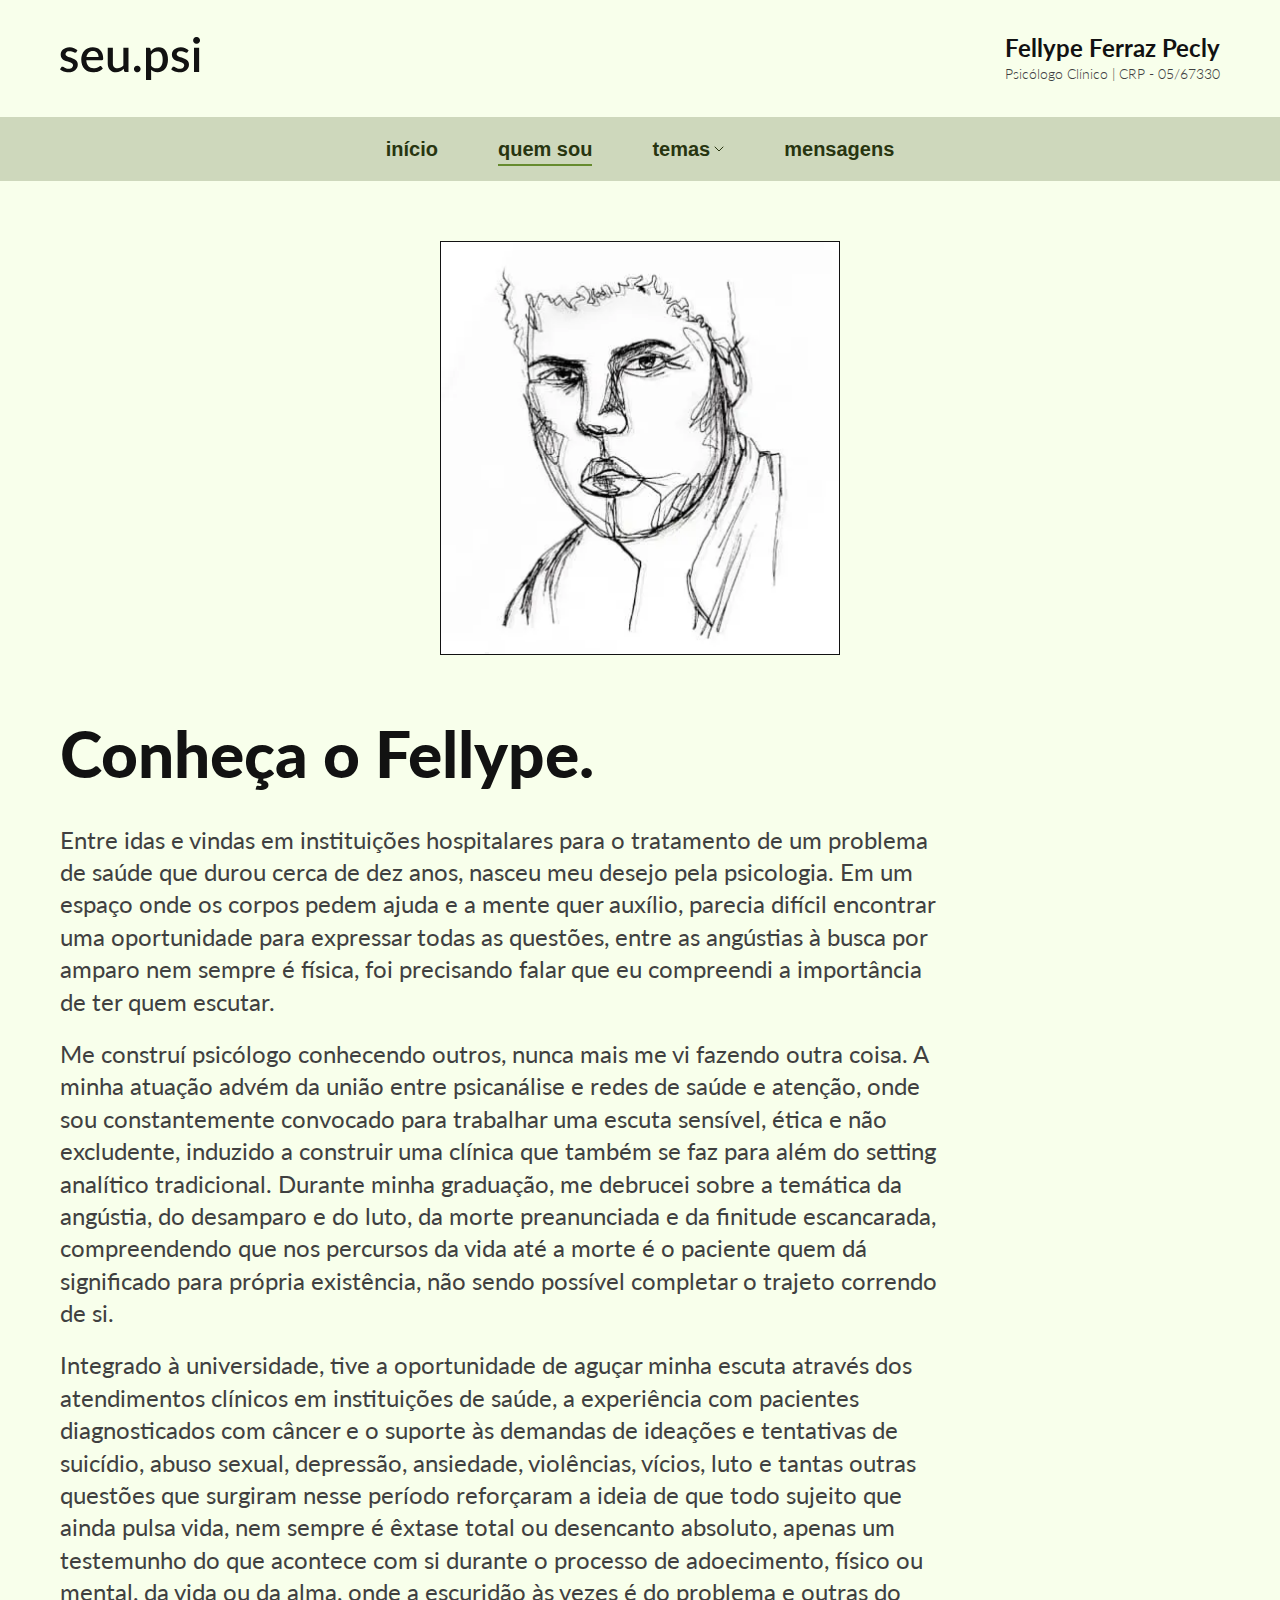
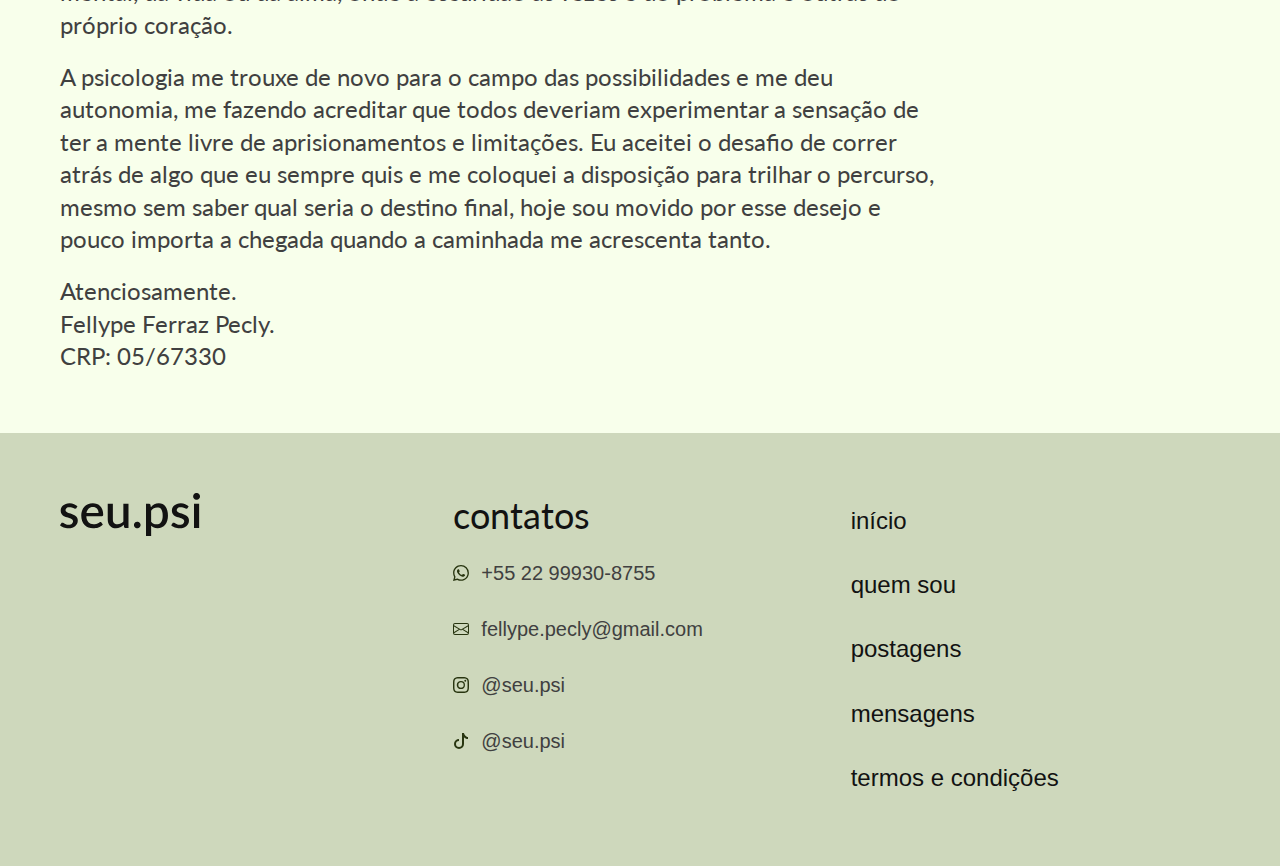
<file: quem-sou.html>
<!DOCTYPE html>
<html lang="pt-bt">

<head>
    <meta charset="UTF-8">
    <meta http-equiv="X-UA-Compatible" content="IE=edge">
    <meta name="viewport" content="width=device-width, initial-scale=1.0">
    <meta name="description"
        content="Site dedicado ao agendamento de sessões de terapia e divulgação de conteúdos relacionado ao tema.">
    <title>seu.psi</title>
    <link rel="icon" href="./favicon.svg" type="image/svg+xml">
    <link rel="preconnect" href="https://fonts.googleapis.com">
    <link rel="preconnect" href="https://fonts.gstatic.com" crossorigin>
    <link href="https://fonts.googleapis.com/css2?family=Lato:wght@300;400;700;900&display=swap" rel="stylesheet">
    <link rel="preload" href="./css/style.css" as="style">
    <link rel="stylesheet" href="./css/style.css">
</head>

<body>
    <header class="header">
        <div class="header__principal container container__cabecalho">
            <a href="./index.html">
                <img src="./img/img_otimizada/icones/logo.svg" alt="Logo seu.psi" width="140" height="43"
                    class="header__logo">
            </a>

            <div>
                <p class="font-m-b c-11">Fellype Ferraz Pecly</p>

                <p class="font-xs c-9">Psicólogo Clínico | CRP - 05/67330</p>
            </div>
        </div>

        <nav class="header__menu">
            <button class="btn__menu--mobile btn__menu--after" aria-expanded="false" aria-controls="header__lista"
                aria-haspopup="true" aria-label="Abrir menu"></button>

            <ul class="header__lista menu-mobile font-s-b p-1" id="header__lista" role="menu">
                <li class="header__item">
                    <a href="./index.html" class="header__link link-hover">início</a>
                </li>

                <li class="header__item">
                    <a href="./quem-sou.html" class="header__link">quem sou</a>
                </li>

                <li class="header__item header__item--relative ">
                    <button class="header__btn btn-hover header__btn--seta" aria-expanded="false"
                        aria-controls="sub-menu__lista" aria-haspopup="true" aria-label="Abrir temas">temas</button>

                    <div class="header__sub-menu">
                        <ul class="sub-menu__lista" id="sub-menu__lista" role="menu">
                            <li class="sub-menu__item">
                                <a href="./temas/ansiedade.html" class="sub-menu__link link-hover">Ansiedade</a>
                            </li>

                            <li class="sub-menu__item">
                                <a href="./temas/depressao.html" class="sub-menu__link link-hover">Depressão</a>
                            </li>

                            <li class="sub-menu__item sub-menu__item--last">
                                <a href="./temas/luto.html" class="sub-menu__link link-hover">Luto</a>
                            </li>
                        </ul>
                    </div>
                </li>

                <li class="header__item header__item--last">
                    <a href="./mensagem.html" class="header__link link-hover">mensagens</a>
                </li>
            </ul>
        </nav>
    </header>

    <main class="quem-sou container">
        <picture>
            <img src="./img/img_otimizada/img_sobre_mim/img-perfil-400-414.webp"
                alt="Ilustração de Fellype Ferraz Pecly" class="quem-sou__img img--border" width="400" height="414">
        </picture>

        <h1 class="font-xxl c-11 quem-sou__titulo">Conheça o Fellype.</h1>

        <p class="font-m c-9 quem-sou__texto">Entre idas e vindas em instituições hospitalares para o tratamento de um
            problema de saúde que durou cerca de dez anos, nasceu meu desejo pela psicologia. Em um espaço onde os
            corpos pedem ajuda e a mente quer auxílio, parecia difícil encontrar uma oportunidade para expressar todas
            as questões, entre as angústias à busca por amparo nem sempre é física, foi precisando falar que eu
            compreendi a importância de ter quem escutar.</p>

        <p class="font-m c-9 quem-sou__texto">Me construí psicólogo conhecendo outros, nunca mais me vi fazendo outra
            coisa. A minha atuação advém da união entre psicanálise e redes de saúde e atenção, onde sou constantemente
            convocado para trabalhar uma escuta sensível, ética e não excludente, induzido a construir uma clínica que
            também se faz para além do setting analítico tradicional. Durante minha graduação, me debrucei sobre a
            temática da angústia, do desamparo e do luto, da morte preanunciada e da finitude escancarada, compreendendo
            que nos percursos da vida até a morte é o paciente quem dá significado para própria existência, não sendo
            possível completar o trajeto correndo de si.</p>

        <p class="font-m c-9 quem-sou__texto">Integrado à universidade, tive a oportunidade de aguçar minha escuta
            através dos atendimentos clínicos em instituições de saúde, a experiência com pacientes diagnosticados com
            câncer e o suporte às demandas de ideações e tentativas de suicídio, abuso sexual, depressão, ansiedade,
            violências, vícios, luto e tantas outras questões que surgiram nesse período reforçaram a ideia de que todo
            sujeito que ainda pulsa vida, nem sempre é êxtase total ou desencanto absoluto, apenas um testemunho do que
            acontece com si durante o processo de adoecimento, físico ou mental, da vida ou da alma, onde a escuridão às
            vezes é do problema e outras do próprio coração.</p>

        <p class="font-m c-9 quem-sou__texto">A psicologia me trouxe de novo para o campo das possibilidades e me deu
            autonomia, me fazendo acreditar que todos deveriam experimentar a sensação de ter a mente livre de
            aprisionamentos e limitações. Eu aceitei o desafio de correr atrás de algo que eu sempre quis e me coloquei
            a disposição para trilhar o percurso, mesmo sem saber qual seria o destino final, hoje sou movido por esse
            desejo e pouco importa a chegada quando a caminhada me acrescenta tanto.</p>

        <span class="font-m c-9 quem-sou__secundario">Atenciosamente.</span>

        <span class="font-m c-9 quem-sou__secundario">Fellype Ferraz Pecly.</span>

        <span class="font-m c-9 quem-sou__secundario">CRP: 05/67330</span>
    </main>

    <footer class="footer__bg">
        <div class="footer container">
            <div class="footer__caixa-logo">
                <img src="./img/img_otimizada/icones/logo.svg" alt="" class="footer__logo" width="140" height="43">
            </div>

            <div class="footer__contatos">
                <h3 class="font-l c-11 footer__titulo">contatos</h3>

                <ul class="font-s c-9 footer__lista">
                    <li class="footer__item footer__item--before-1">
                        <a href="tel:+55 22 99930-8755" class="footer__link link-hover">+55 22 99930-8755
                        </a>
                    </li>

                    <li class="footer__item footer__item--before-2">
                        <a href="mailto:fellype.pecly@gmail.com" class="footer__link link-hover">fellype.pecly@gmail.com
                        </a>
                    </li>

                    <li class="footer__item footer__item--before-3">
                        <a href="http://www.instagram.com/seu.psi/" target="_blank" rel="noopener noreferrer"
                            class="footer__link link-hover">@seu.psi</a>
                    </li>

                    <li class="footer__item footer__item--before-4">
                        <a href="http://www.tiktok.com/@seu.psi" target="_blank" rel="noopener noreferrer"
                            class="footer__link link-hover">@seu.psi</a>
                    </li>
                </ul>
            </div>

            <nav class="footer__menu-secundario">
                <ul class="font-m c-11 footer__lista">
                    <li class="footer__item">
                        <a href="./index.html" class="footer__link link-hover">início</a>
                    </li>

                    <li class="footer__item">
                        <a href="./quem-sou.html" class="footer__link link-hover">quem sou</a>
                    </li>

                    <li class="footer__item">
                        <a href="./postagens_recentes.html" class="footer__link link-hover">postagens</a>
                    </li>

                    <li class="footer__item">
                        <a href="./mensagem.html" class="footer__link link-hover">mensagens</a>
                    </li>

                    <li class="footer__item">
                        <a href="#" class="footer__link link-hover">termos e condições</a>
                    </li>
                </ul>
            </nav>
        </div>
    </footer>

    <script src="./js/menu-temas.js"></script>
    <script src="./js/menu-mobile.js"></script>
    <script src="./js/pagina-atual.js"></script>
</body>

</html>
</file>
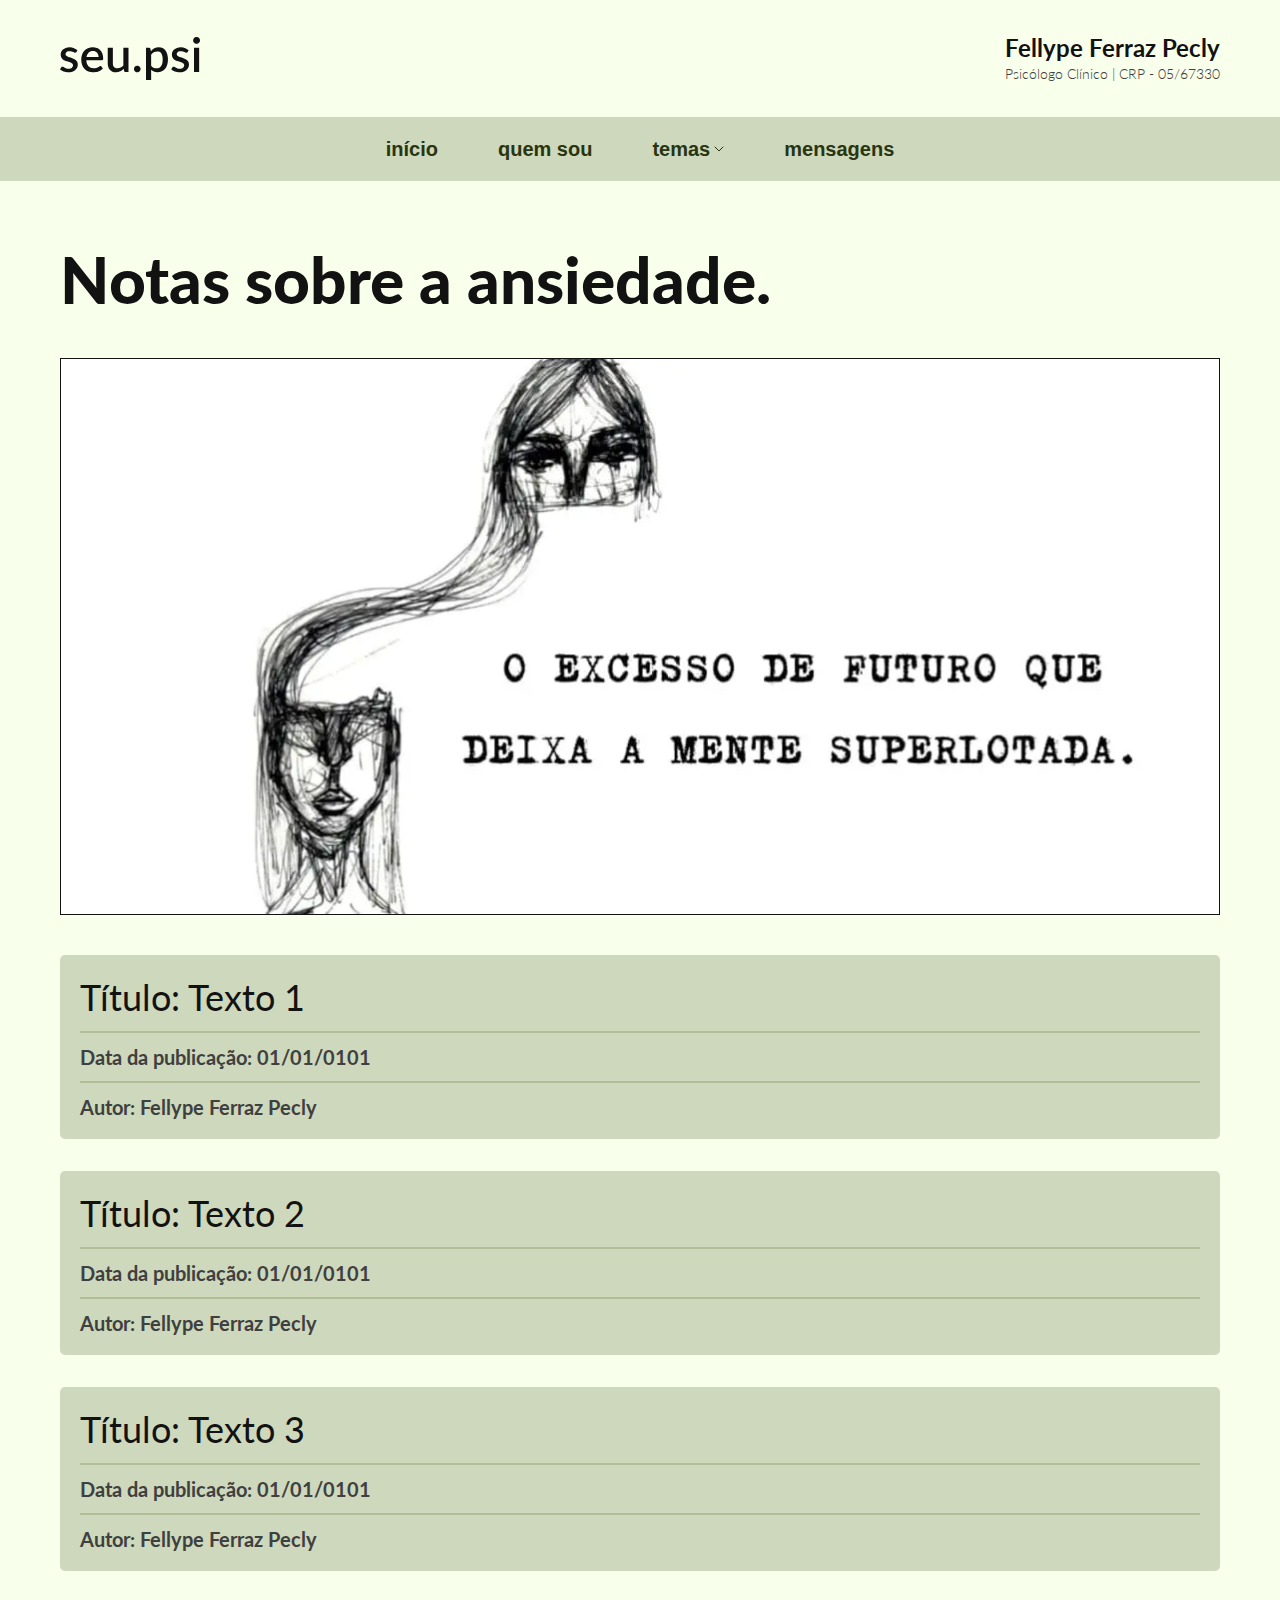
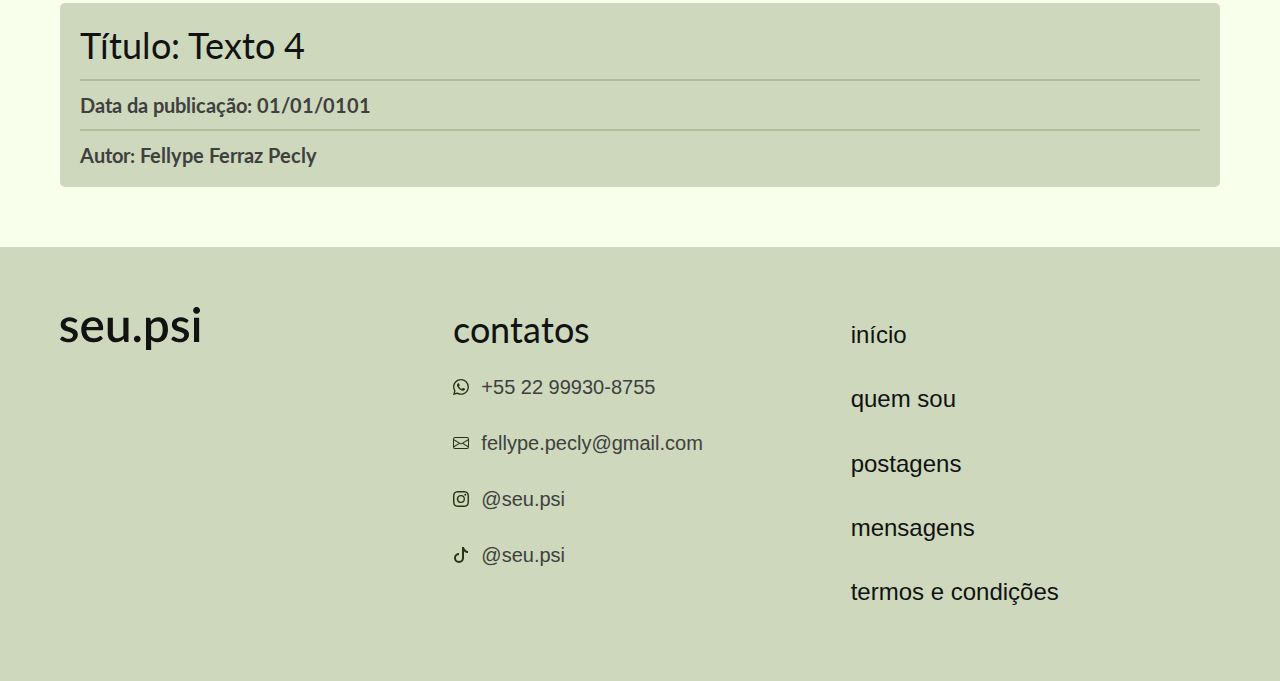
<file: temas/ansiedade.html>
<!DOCTYPE html>
<html lang="pt-bt">

<head>
    <meta charset="UTF-8">
    <meta http-equiv="X-UA-Compatible" content="IE=edge">
    <meta name="viewport" content="width=device-width, initial-scale=1.0">
    <meta name="description"
        content="Site dedicado ao agendamento de sessões de terapia e divulgação de conteúdos relacionado ao tema.">
    <title>seu.psi</title>
    <link rel="icon" href="./favicon.svg" type="image/svg+xml">
    <link rel="preconnect" href="https://fonts.googleapis.com">
    <link rel="preconnect" href="https://fonts.gstatic.com" crossorigin>
    <link href="https://fonts.googleapis.com/css2?family=Lato:wght@300;400;700;900&display=swap" rel="stylesheet">
    <link rel="preload" href="../css/style.css" as="style">
    <link rel="stylesheet" href="../css/style.css">
</head>

<body>
    <header class="header">
        <div class="header__principal container container__cabecalho">
            <a href="../index.html">
                <img src="../img/img_otimizada/icones/logo.svg" alt="Logo seu.psi" width="140" height="43"
                    class="header__logo">
            </a>

            <div>
                <p class="font-m-b c-11">Fellype Ferraz Pecly</p>

                <p class="font-xs c-9">Psicólogo Clínico | CRP - 05/67330</p>
            </div>
        </div>

        <nav class="header__menu">
            <button class="btn__menu--mobile btn__menu--after" aria-expanded="false" aria-controls="header__lista"
                aria-haspopup="true" aria-label="Abrir menu"></button>

            <ul class="header__lista menu-mobile font-s-b p-1" id="header__lista" role="menu">
                <li class="header__item">
                    <a href="../index.html" class="header__link link-hover">início</a>
                </li>

                <li class="header__item">
                    <a href="../quem-sou.html" class="header__link link-hover">quem sou</a>
                </li>

                <li class="header__item header__item--relative ">
                    <button class="header__btn btn-hover header__btn--seta" aria-expanded="false"
                        aria-controls="sub-menu__lista" aria-haspopup="true" aria-label="Abrir temas">temas</button>

                    <div class="header__sub-menu">
                        <ul class="sub-menu__lista" id="sub-menu__lista" role="menu">
                            <li class="sub-menu__item">
                                <a href="../temas/ansiedade.html" class="sub-menu__link link-hover">Ansiedade</a>
                            </li>

                            <li class="sub-menu__item">
                                <a href="../temas/depressao.html" class="sub-menu__link link-hover">Depressão</a>
                            </li>

                            <li class="sub-menu__item sub-menu__item--last">
                                <a href="../temas/luto.html" class="sub-menu__link link-hover">Luto</a>
                            </li>
                        </ul>
                    </div>
                </li>

                <li class="header__item header__item--last">
                    <a href="../mensagem.html" class="header__link link-hover">mensagens</a>
                </li>
            </ul>
        </nav>
    </header>

    <main class="ansiedade container tema">
        <h1 class="font-xxl c-11 ansiedade__titulo tema__titulo">Notas sobre a ansiedade.</h1>

        <picture>
            <source media="(max-width: 420px)"
                srcset="../img/img_otimizada/img_tema_capa/img_ansiedade/ansiedade-capa-400-192.webp" type="image/webp">

            <source media="(max-width: 800px)"
                srcset="../img/img_otimizada/img_tema_capa/img_ansiedade/ansiedade-capa-780-374.webp" type="image/webp">

            <img src="../img/img_otimizada/img_tema_capa/img_ansiedade/ansiedade-capa-1160-556.webp" alt=""
                class="ansiedade__img img--border tema__img" width="1160" height="556">
        </picture>

        <div class="tema__conteudo tema__conteudo--hover">
            <a href="/temas/tema_ansiedade/ansiedade_t1.html" class="tema__link">
                <h2 class="font-l c-11 tema__subtitulo">Título: Texto 1</h2>

                <span class="font-s-b c-9 tema__publicacao">Data da publicação: 01/01/0101</span>

                <span class="font-s-b c-9 tema__auto">Autor: Fellype Ferraz Pecly</span>
            </a>
        </div>

        <div class="tema__conteudo tema__conteudo--hover">
            <a href="#" class="tema__link">
                <h2 class="font-l c-11 tema__subtitulo">Título: Texto 2</h2>

                <span class="font-s-b c-9 tema__publicacao">Data da publicação: 01/01/0101</span>

                <span class="font-s-b c-9 tema__auto">Autor: Fellype Ferraz Pecly</span>
            </a>
        </div>

        <div class="tema__conteudo tema__conteudo--hover">
            <a href="#" class="tema__link">
                <h2 class="font-l c-11 tema__subtitulo">Título: Texto 3</h2>

                <span class="font-s-b c-9 tema__publicacao">Data da publicação: 01/01/0101</span>

                <span class="font-s-b c-9 tema__auto">Autor: Fellype Ferraz Pecly</span>
            </a>
        </div>

        <div class="tema__conteudo tema__conteudo--hover">
            <a href="#" class="tema__link">
                <h2 class="font-l c-11 tema__subtitulo">Título: Texto 4</h2>

                <span class="font-s-b c-9 tema__publicacao">Data da publicação: 01/01/0101</span>

                <span class="font-s-b c-9 tema__auto">Autor: Fellype Ferraz Pecly</span>
            </a>
        </div>
    </main>

    <footer class="footer__bg">
        <div class="footer container">
            <div class="footer__caixa-logo">
                <img src="../img/img_otimizada/icones/logo.svg" alt="" class="footer__logo" width="140" height="43">
            </div>

            <div class="footer__contatos">
                <h3 class="font-l c-11 footer__titulo">contatos</h3>

                <ul class="font-s c-9 footer__lista">
                    <li class="footer__item footer__item--before-1">
                        <a href="tel:+55 22 99930-8755" class="footer__link link-hover">+55 22 99930-8755
                        </a>
                    </li>

                    <li class="footer__item footer__item--before-2">
                        <a href="mailto:fellype.pecly@gmail.com" class="footer__link link-hover">fellype.pecly@gmail.com
                        </a>
                    </li>

                    <li class="footer__item footer__item--before-3">
                        <a href="http://www.instagram.com/seu.psi/" target="_blank" rel="noopener noreferrer"
                            class="footer__link link-hover">@seu.psi</a>
                    </li>

                    <li class="footer__item footer__item--before-4">
                        <a href="http://www.tiktok.com/@seu.psi" target="_blank" rel="noopener noreferrer"
                            class="footer__link link-hover">@seu.psi</a>
                    </li>
                </ul>
            </div>

            <nav class="footer__menu-secundario">
                <ul class="font-m c-11 footer__lista">
                    <li class="footer__item">
                        <a href="../index.html" class="footer__link link-hover">início</a>
                    </li>

                    <li class="footer__item">
                        <a href="../quem-sou.html" class="footer__link link-hover">quem sou</a>
                    </li>

                    <li class="footer__item">
                        <a href="../postagens_recentes.html" class="footer__link link-hover">postagens</a>
                    </li>

                    <li class="footer__item">
                        <a href="../mensagem.html" class="footer__link link-hover">mensagens</a>
                    </li>

                    <li class="footer__item">
                        <a href="#" class="footer__link link-hover">termos e condições</a>
                    </li>
                </ul>
            </nav>
        </div>
    </footer>

    <script src="../js/menu-temas.js"></script>
    <script src="../js/menu-mobile.js"></script>
</body>

</html>
</file>
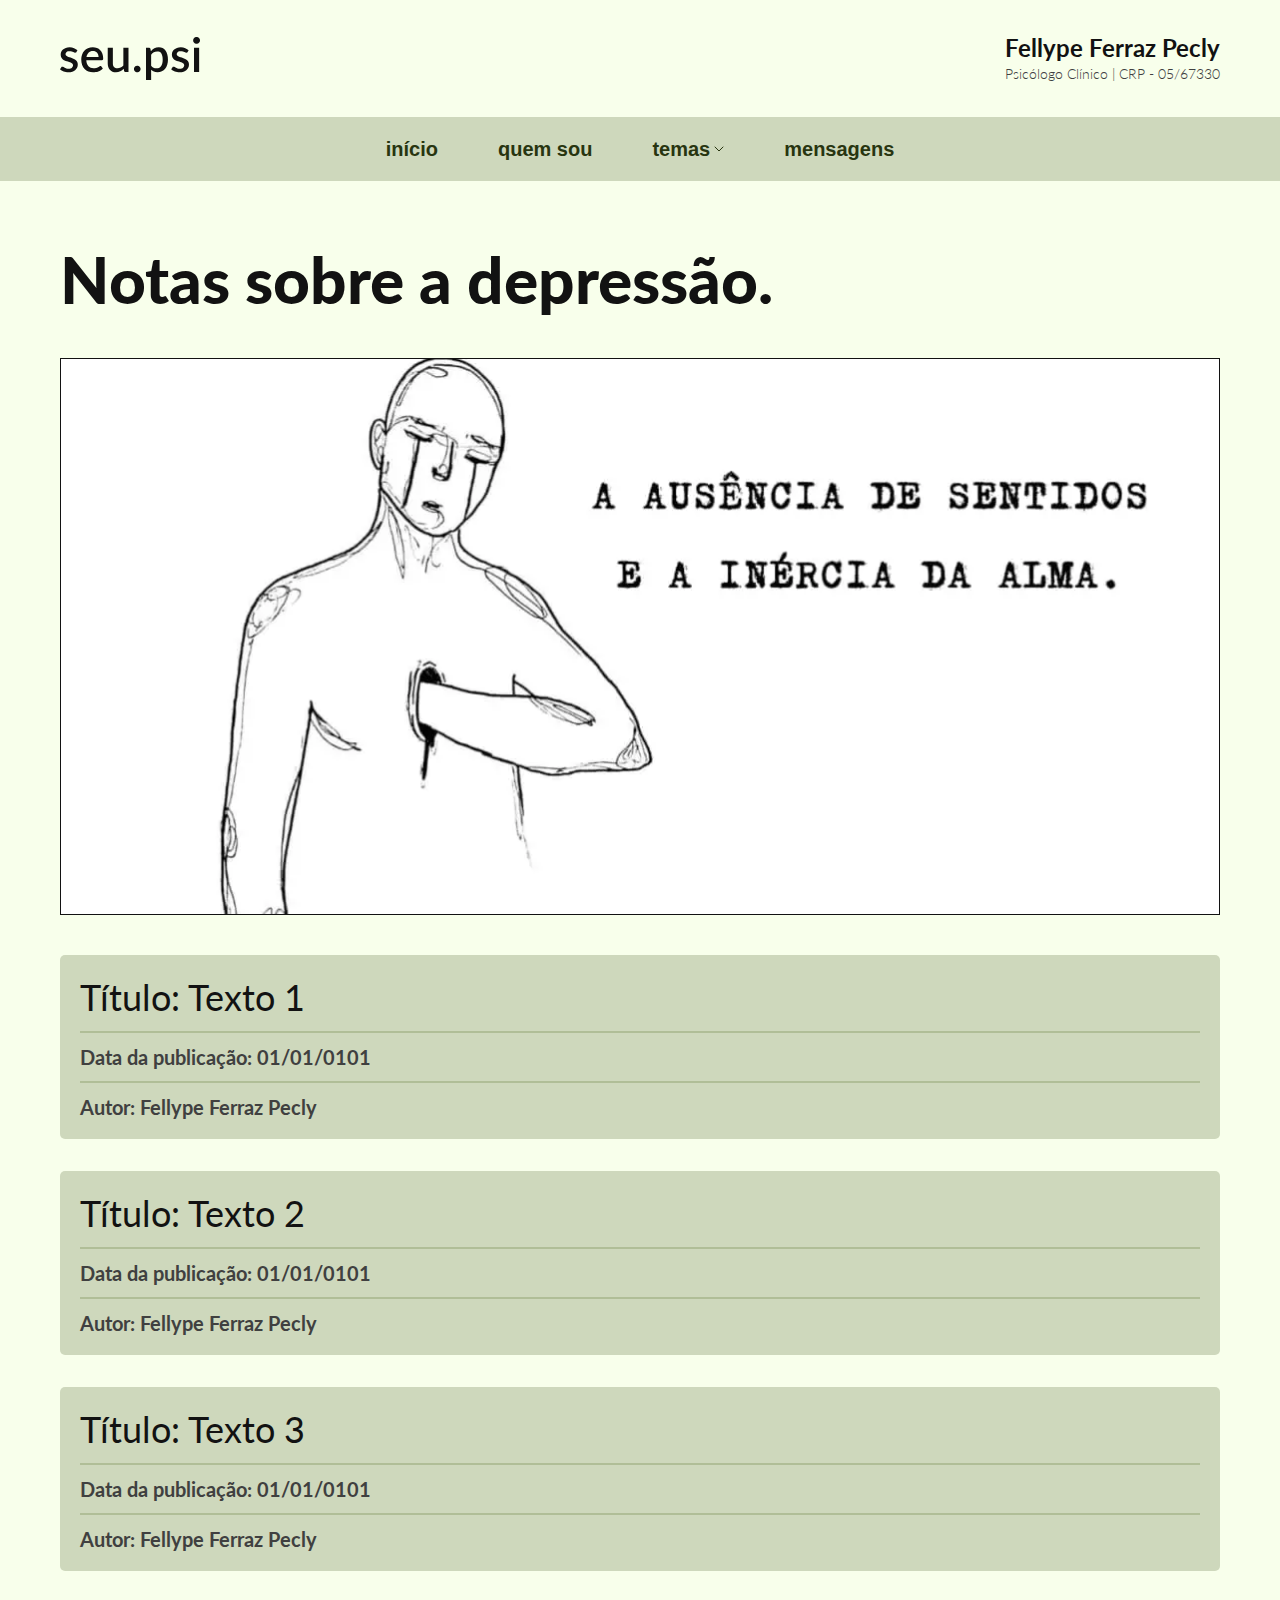
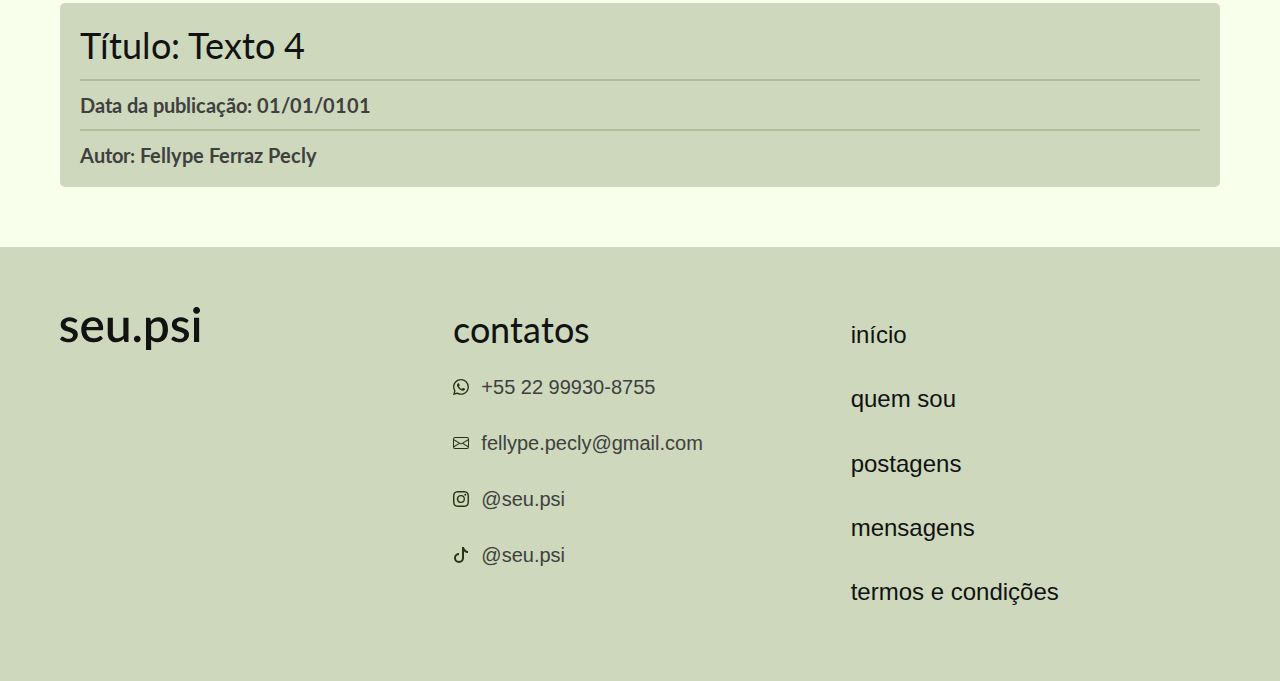
<file: temas/depressao.html>
<!DOCTYPE html>
<html lang="pt-bt">

<head>
    <meta charset="UTF-8">
    <meta http-equiv="X-UA-Compatible" content="IE=edge">
    <meta name="viewport" content="width=device-width, initial-scale=1.0">
    <meta name="description"
        content="Site dedicado ao agendamento de sessões de terapia e divulgação de conteúdos relacionado ao tema.">
    <title>seu.psi</title>
    <link rel="icon" href="./favicon.svg" type="image/svg+xml">
    <link rel="preconnect" href="https://fonts.googleapis.com">
    <link rel="preconnect" href="https://fonts.gstatic.com" crossorigin>
    <link href="https://fonts.googleapis.com/css2?family=Lato:wght@300;400;700;900&display=swap" rel="stylesheet">
    <link rel="preload" href="../css/style.css" as="style">
    <link rel="stylesheet" href="../css/style.css">
</head>

<body>
    <header class="header">
        <div class="header__principal container container__cabecalho">
            <a href="../index.html">
                <img src="../img/img_otimizada/icones/logo.svg" alt="Logo seu.psi" width="140" height="43"
                    class="header__logo">
            </a>

            <div>
                <p class="font-m-b c-11">Fellype Ferraz Pecly</p>

                <p class="font-xs c-9">Psicólogo Clínico | CRP - 05/67330</p>
            </div>
        </div>

        <nav class="header__menu">
            <button class="btn__menu--mobile btn__menu--after" aria-expanded="false" aria-controls="header__lista"
                aria-haspopup="true" aria-label="Abrir menu"></button>

            <ul class="header__lista menu-mobile font-s-b p-1" id="header__lista" role="menu">
                <li class="header__item">
                    <a href="../index.html" class="header__link link-hover">início</a>
                </li>

                <li class="header__item">
                    <a href="../quem-sou.html" class="header__link link-hover">quem sou</a>
                </li>

                <li class="header__item header__item--relative ">
                    <button class="header__btn btn-hover header__btn--seta" aria-expanded="false"
                        aria-controls="sub-menu__lista" aria-haspopup="true" aria-label="Abrir temas">temas</button>

                    <div class="header__sub-menu">
                        <ul class="sub-menu__lista" id="sub-menu__lista" role="menu">
                            <li class="sub-menu__item">
                                <a href="../temas/ansiedade.html" class="sub-menu__link link-hover">Ansiedade</a>
                            </li>

                            <li class="sub-menu__item">
                                <a href="../temas/depressao.html" class="sub-menu__link link-hover">Depressão</a>
                            </li>

                            <li class="sub-menu__item sub-menu__item--last">
                                <a href="../temas/luto.html" class="sub-menu__link link-hover">Luto</a>
                            </li>
                        </ul>
                    </div>
                </li>

                <li class="header__item header__item--last">
                    <a href="../mensagem.html" class="header__link link-hover">mensagens</a>
                </li>
            </ul>
        </nav>
    </header>

    <main class="tema container">
        <h1 class="font-xxl c-11 tema__titulo">Notas sobre a depressão.</h1>

        <picture>
            <source media="(max-width: 420px)"
                srcset="../img/img_otimizada/img_tema_capa/img_depressao/depressao-capa-400-192.webp" type="image/webp">

            <source media="(max-width: 800px)"
                srcset="../img/img_otimizada/img_tema_capa/img_depressao/depressao-capa-780-374.webp" type="image/webp">

            <img src="../img/img_otimizada/img_tema_capa/img_depressao/depressao-capa-1160-556.webp" alt=""
                class="tema__img img--border" width="1160" height="556">
        </picture>

        <div class="tema__conteudo tema__conteudo--hover">
            <a href="../temas/tema_depressao/depressao_t1.html" class="tema__link">
                <h2 class="font-l c-11 tema__subtitulo">Título: Texto 1</h2>

                <span class="font-s-b c-9 tema__publicacao">Data da publicação: 01/01/0101</span>

                <span class="font-s-b c-9 tema__autor">Autor: Fellype Ferraz Pecly</span>
            </a>
        </div>

        <div class="tema__conteudo tema__conteudo--hover">
            <a href="#" class="tema__link">
                <h2 class="font-l c-11 tema__subtitulo">Título: Texto 2</h2>

                <span class="font-s-b c-9 tema__publicacao">Data da publicação: 01/01/0101</span>

                <span class="font-s-b c-9 tema__autor">Autor: Fellype Ferraz Pecly</span>
            </a>
        </div>

        <div class="tema__conteudo tema__conteudo--hover">
            <a href="#" class="tema__link">
                <h2 class="font-l c-11 tema__subtitulo">Título: Texto 3</h2>

                <span class="font-s-b c-9 tema__publicacao">Data da publicação: 01/01/0101</span>

                <span class="font-s-b c-9 tema__autor">Autor: Fellype Ferraz Pecly</span>
            </a>
        </div>

        <div class="tema__conteudo tema__conteudo--hover">
            <a href="#" class="tema__link">
                <h2 class="font-l c-11 tema__subtitulo">Título: Texto 4</h2>

                <span class="font-s-b c-9 tema__publicacao">Data da publicação: 01/01/0101</span>

                <span class="font-s-b c-9 tema__autor">Autor: Fellype Ferraz Pecly</span>
            </a>
        </div>
    </main>

    <footer class="footer__bg">
        <div class="footer container">
            <div class="footer__caixa-logo">
                <img src="../img/img_otimizada/icones/logo.svg" alt="" class="footer__logo" width="140" height="43">
            </div>

            <div class="footer__contatos">
                <h3 class="font-l c-11 footer__titulo">contatos</h3>

                <ul class="font-s c-9 footer__lista">
                    <li class="footer__item footer__item--before-1">
                        <a href="tel:+55 22 99930-8755" class="footer__link link-hover">+55 22 99930-8755
                        </a>
                    </li>

                    <li class="footer__item footer__item--before-2">
                        <a href="mailto:fellype.pecly@gmail.com" class="footer__link link-hover">fellype.pecly@gmail.com
                        </a>
                    </li>

                    <li class="footer__item footer__item--before-3">
                        <a href="http://www.instagram.com/seu.psi/" target="_blank" rel="noopener noreferrer"
                            class="footer__link link-hover">@seu.psi</a>
                    </li>

                    <li class="footer__item footer__item--before-4">
                        <a href="http://www.tiktok.com/@seu.psi" target="_blank" rel="noopener noreferrer"
                            class="footer__link link-hover">@seu.psi</a>
                    </li>
                </ul>
            </div>

            <nav class="footer__menu-secundario">
                <ul class="font-m c-11 footer__lista">
                    <li class="footer__item">
                        <a href="../index.html" class="footer__link link-hover">início</a>
                    </li>

                    <li class="footer__item">
                        <a href="../quem-sou.html" class="footer__link link-hover">quem sou</a>
                    </li>

                    <li class="footer__item">
                        <a href="../postagens_recentes.html" class="footer__link link-hover">postagens</a>
                    </li>

                    <li class="footer__item">
                        <a href="../mensagem.html" class="footer__link link-hover">mensagens</a>
                    </li>

                    <li class="footer__item">
                        <a href="#" class="footer__link link-hover">termos e condições</a>
                    </li>
                </ul>
            </nav>
        </div>
    </footer>

    <script src="../js/menu-temas.js"></script>
    <script src="../js/menu-mobile.js"></script>
</body>

</html>
</file>
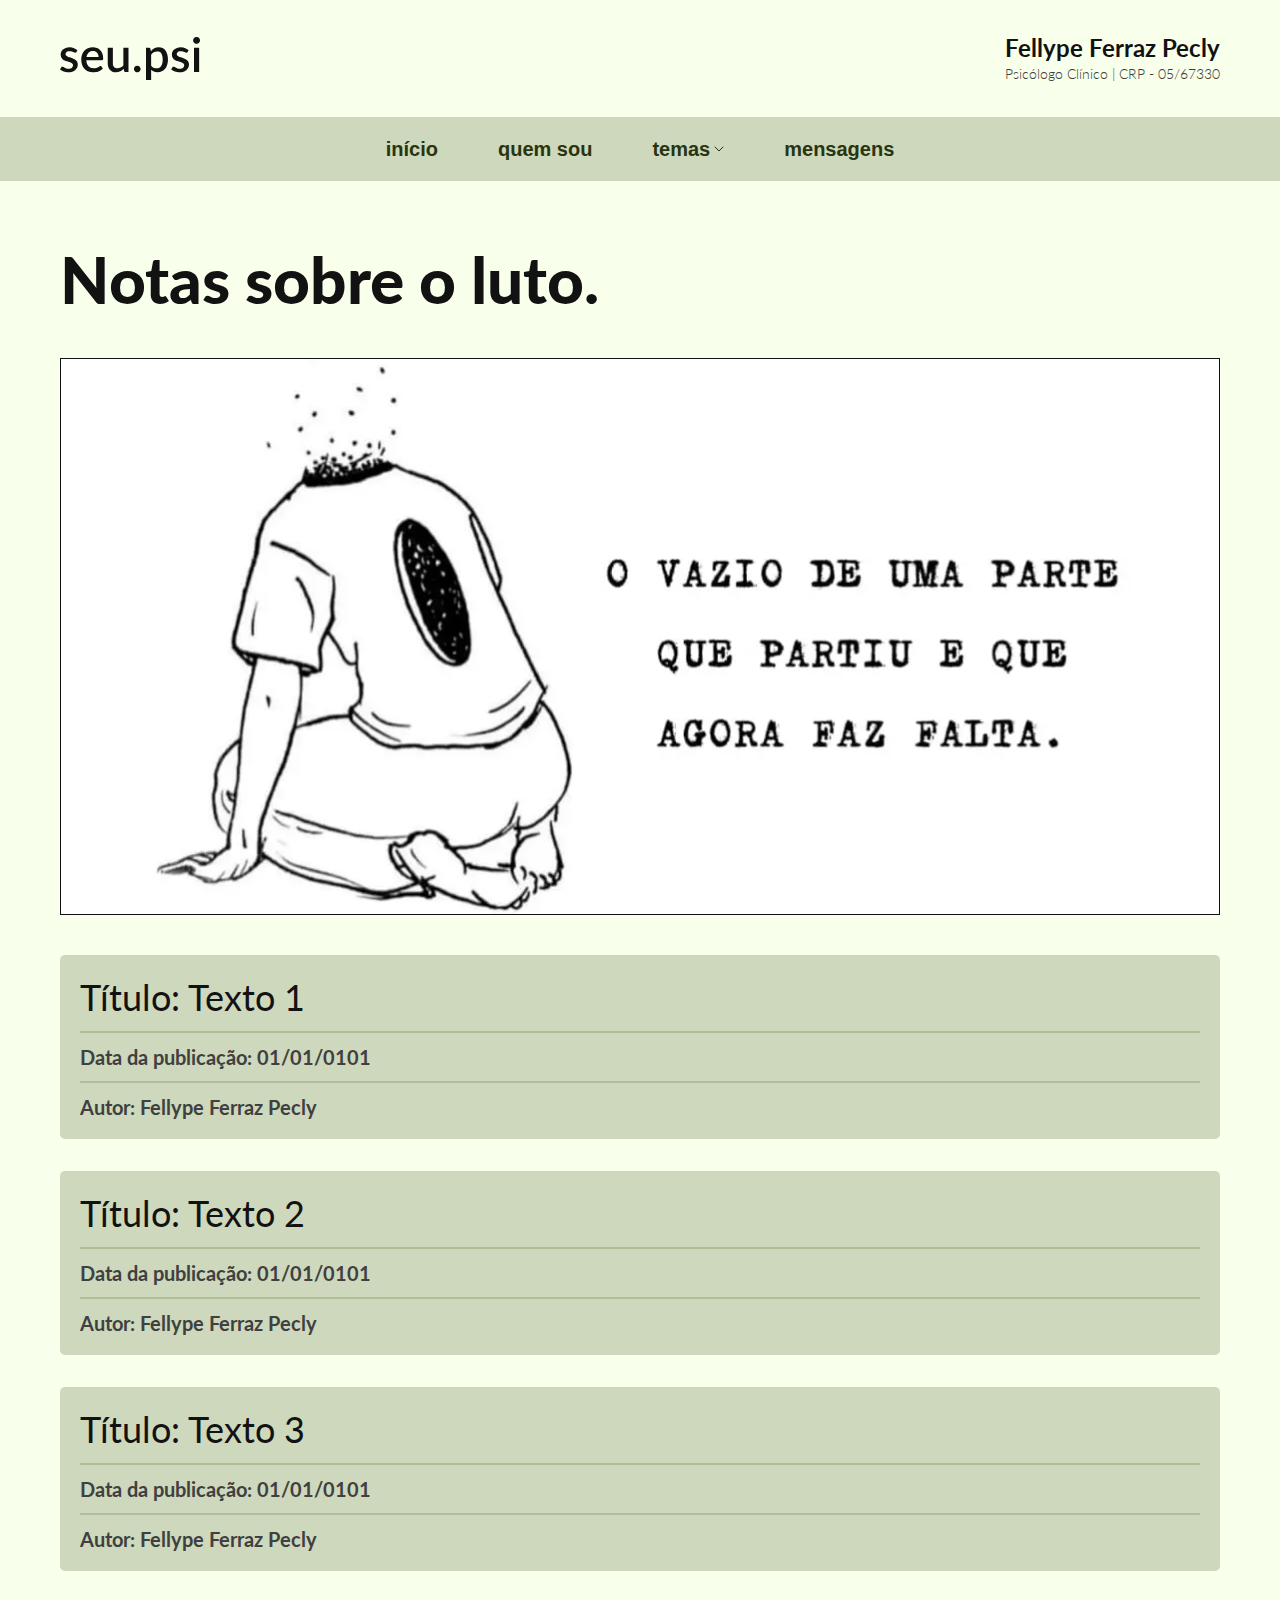
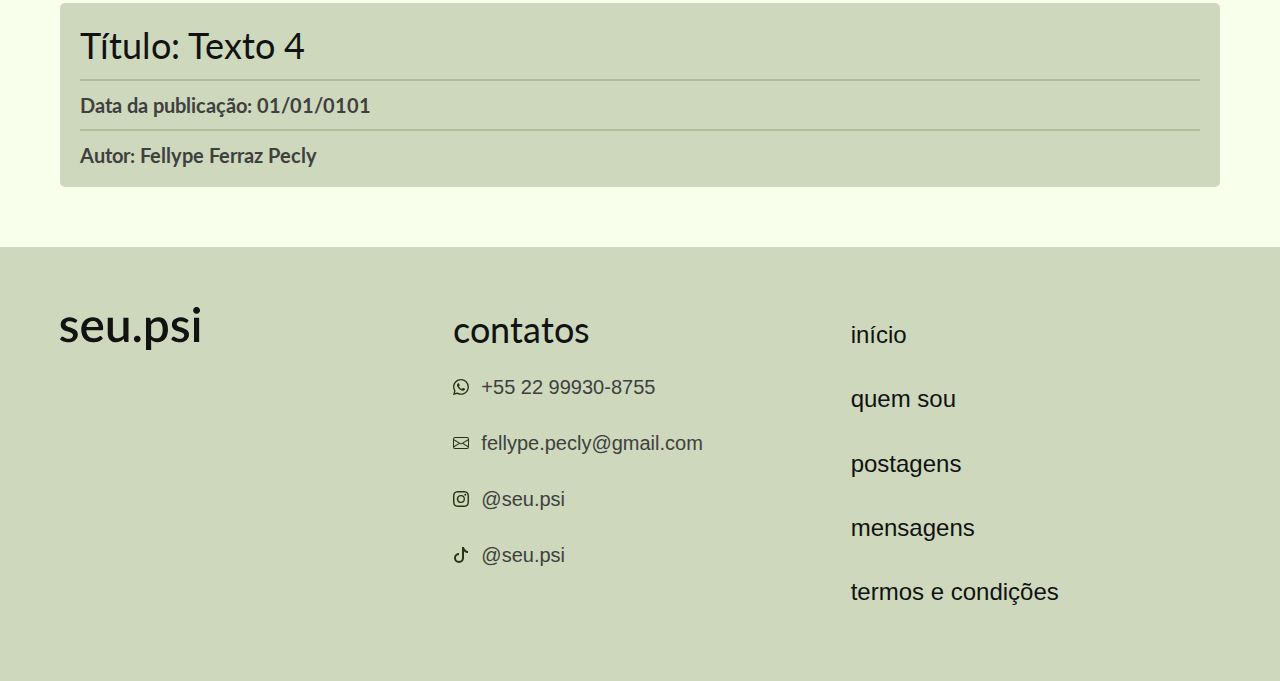
<file: temas/luto.html>
<!DOCTYPE html>
<html lang="pt-bt">

<head>
    <meta charset="UTF-8">
    <meta http-equiv="X-UA-Compatible" content="IE=edge">
    <meta name="viewport" content="width=device-width, initial-scale=1.0">
    <meta name="description"
        content="Site dedicado ao agendamento de sessões de terapia e divulgação de conteúdos relacionado ao tema.">
    <title>seu.psi</title>
    <link rel="icon" href="../../favicon.svg" type="image/svg+xml">
    <link rel="preconnect" href="https://fonts.googleapis.com">
    <link rel="preconnect" href="https://fonts.gstatic.com" crossorigin>
    <link href="https://fonts.googleapis.com/css2?family=Lato:wght@300;400;700;900&display=swap" rel="stylesheet">
    <link rel="preload" href="../css/style.css" as="style">
    <link rel="stylesheet" href="../css/style.css">
</head>

<body>
    <header class="header">
        <div class="header__principal container container__cabecalho">
            <a href="../index.html">
                <img src="../img/img_otimizada/icones/logo.svg" alt="Logo seu.psi" width="140" height="43"
                    class="header__logo">
            </a>

            <div>
                <p class="font-m-b c-11">Fellype Ferraz Pecly</p>

                <p class="font-xs c-9">Psicólogo Clínico | CRP - 05/67330</p>
            </div>
        </div>

        <nav class="header__menu">
            <button class="btn__menu--mobile btn__menu--after" aria-expanded="false" aria-controls="header__lista"
                aria-haspopup="true" aria-label="Abrir menu"></button>

            <ul class="header__lista menu-mobile font-s-b p-1" id="header__lista" role="menu">
                <li class="header__item">
                    <a href="../index.html" class="header__link link-hover">início</a>
                </li>

                <li class="header__item">
                    <a href="../quem-sou.html" class="header__link link-hover">quem sou</a>
                </li>

                <li class="header__item header__item--relative ">
                    <button class="header__btn btn-hover header__btn--seta" aria-expanded="false"
                        aria-controls="sub-menu__lista" aria-haspopup="true" aria-label="Abrir temas">temas</button>

                    <div class="header__sub-menu">
                        <ul class="sub-menu__lista " id="sub-menu__lista" role="menu">
                            <li class="sub-menu__item">
                                <a href="../temas/ansiedade.html" class="sub-menu__link link-hover">Ansiedade</a>
                            </li>

                            <li class="sub-menu__item">
                                <a href="../temas/depressao.html" class="sub-menu__link link-hover">Depressão</a>
                            </li>

                            <li class="sub-menu__item sub-menu__item--last">
                                <a href="../temas/luto.html" class="sub-menu__link link-hover">Luto</a>
                            </li>
                        </ul>
                    </div>
                </li>

                <li class="header__item header__item--last">
                    <a href="../mensagem.html" class="header__link link-hover">mensagens</a>
                </li>
            </ul>
        </nav>
    </header>

    <main class="tema container">
        <h1 class="font-xxl c-11 tema__titulo">Notas sobre o luto.</h1>

        <picture>
            <source media="(max-width: 420px)"
                srcset="../img/img_otimizada/img_tema_capa/img_luto/luto-capa-400-192.webp" type="image/webp">

            <source media="(max-width: 800px)"
                srcset="../img/img_otimizada/img_tema_capa/img_luto/luto-capa-780-374.webp" type="image/webp">

            <img src="../img/img_otimizada/img_tema_capa/img_luto/luto-capa-1160-556.webp" alt=""
                class="tema__img img--border" width="1160" height="556">
        </picture>

        <div class="tema__conteudo tema__conteudo--hover">
            <a href="../temas/tema_luto/luto_t1.html" class="tema__link">
                <h2 class="font-l c-11 tema__subtitulo">Título: Texto 1</h2>

                <span class="font-s-b c-9 tema__publicacao">Data da publicação: 01/01/0101</span>

                <span class="font-s-b c-9 tema__autor">Autor: Fellype Ferraz Pecly</span>
            </a>
        </div>

        <div class="tema__conteudo tema__conteudo--hover">
            <a href="#" class="tema__link">
                <h2 class="font-l c-11 tema__subtitulo">Título: Texto 2</h2>

                <span class="font-s-b c-9 tema__publicacao">Data da publicação: 01/01/0101</span>

                <span class="font-s-b c-9 tema__autor">Autor: Fellype Ferraz Pecly</span>
            </a>
        </div>

        <div class="tema__conteudo tema__conteudo--hover">
            <a href="#" class="tema__link">
                <h2 class="font-l c-11 tema__subtitulo">Título: Texto 3</h2>

                <span class="font-s-b c-9 tema__publicacao">Data da publicação: 01/01/0101</span>

                <span class="font-s-b c-9 tema__autor">Autor: Fellype Ferraz Pecly</span>
            </a>
        </div>

        <div class="tema__conteudo tema__conteudo--hover">
            <a href="#" class="tema__link">
                <h2 class="font-l c-11 tema__subtitulo">Título: Texto 4</h2>

                <span class="font-s-b c-9 tema__publicacao">Data da publicação: 01/01/0101</span>

                <span class="font-s-b c-9 tema__autor">Autor: Fellype Ferraz Pecly</span>
            </a>
        </div>
    </main>

    <footer class="footer__bg">
        <div class="footer container">
            <div class="footer__caixa-logo">
                <img src="../img/img_otimizada/icones/logo.svg" alt="" class="footer__logo" width="140" height="43">
            </div>

            <div class="footer__contatos">
                <h3 class="font-l c-11 footer__titulo">contatos</h3>

                <ul class="font-s c-9 footer__lista">
                    <li class="footer__item footer__item--before-1">
                        <a href="tel:+55 22 99930-8755" class="footer__link link-hover">+55 22 99930-8755
                        </a>
                    </li>

                    <li class="footer__item footer__item--before-2">
                        <a href="mailto:fellype.pecly@gmail.com" class="footer__link link-hover">fellype.pecly@gmail.com
                        </a>
                    </li>

                    <li class="footer__item footer__item--before-3">
                        <a href="http://www.instagram.com/seu.psi/" target="_blank" rel="noopener noreferrer"
                            class="footer__link link-hover">@seu.psi</a>
                    </li>

                    <li class="footer__item footer__item--before-4">
                        <a href="http://www.tiktok.com/@seu.psi" target="_blank" rel="noopener noreferrer"
                            class="footer__link link-hover">@seu.psi</a>
                    </li>
                </ul>
            </div>

            <nav class="footer__menu-secundario">
                <ul class="font-m c-11 footer__lista">
                    <li class="footer__item">
                        <a href="../index.html" class="footer__link link-hover">início</a>
                    </li>

                    <li class="footer__item">
                        <a href="../quem-sou.html" class="footer__link link-hover">quem sou</a>
                    </li>

                    <li class="footer__item">
                        <a href="../postagens_recentes.html" class="footer__link link-hover">postagens</a>
                    </li>

                    <li class="footer__item">
                        <a href="../mensagem.html" class="footer__link link-hover">mensagens</a>
                    </li>

                    <li class="footer__item">
                        <a href="#" class="footer__link link-hover">termos e condições</a>
                    </li>
                </ul>
            </nav>
        </div>
    </footer>

    <script src="../js/menu-temas.js"></script>
    <script src="../js/menu-mobile.js"></script>
</body>

</html>
</file>
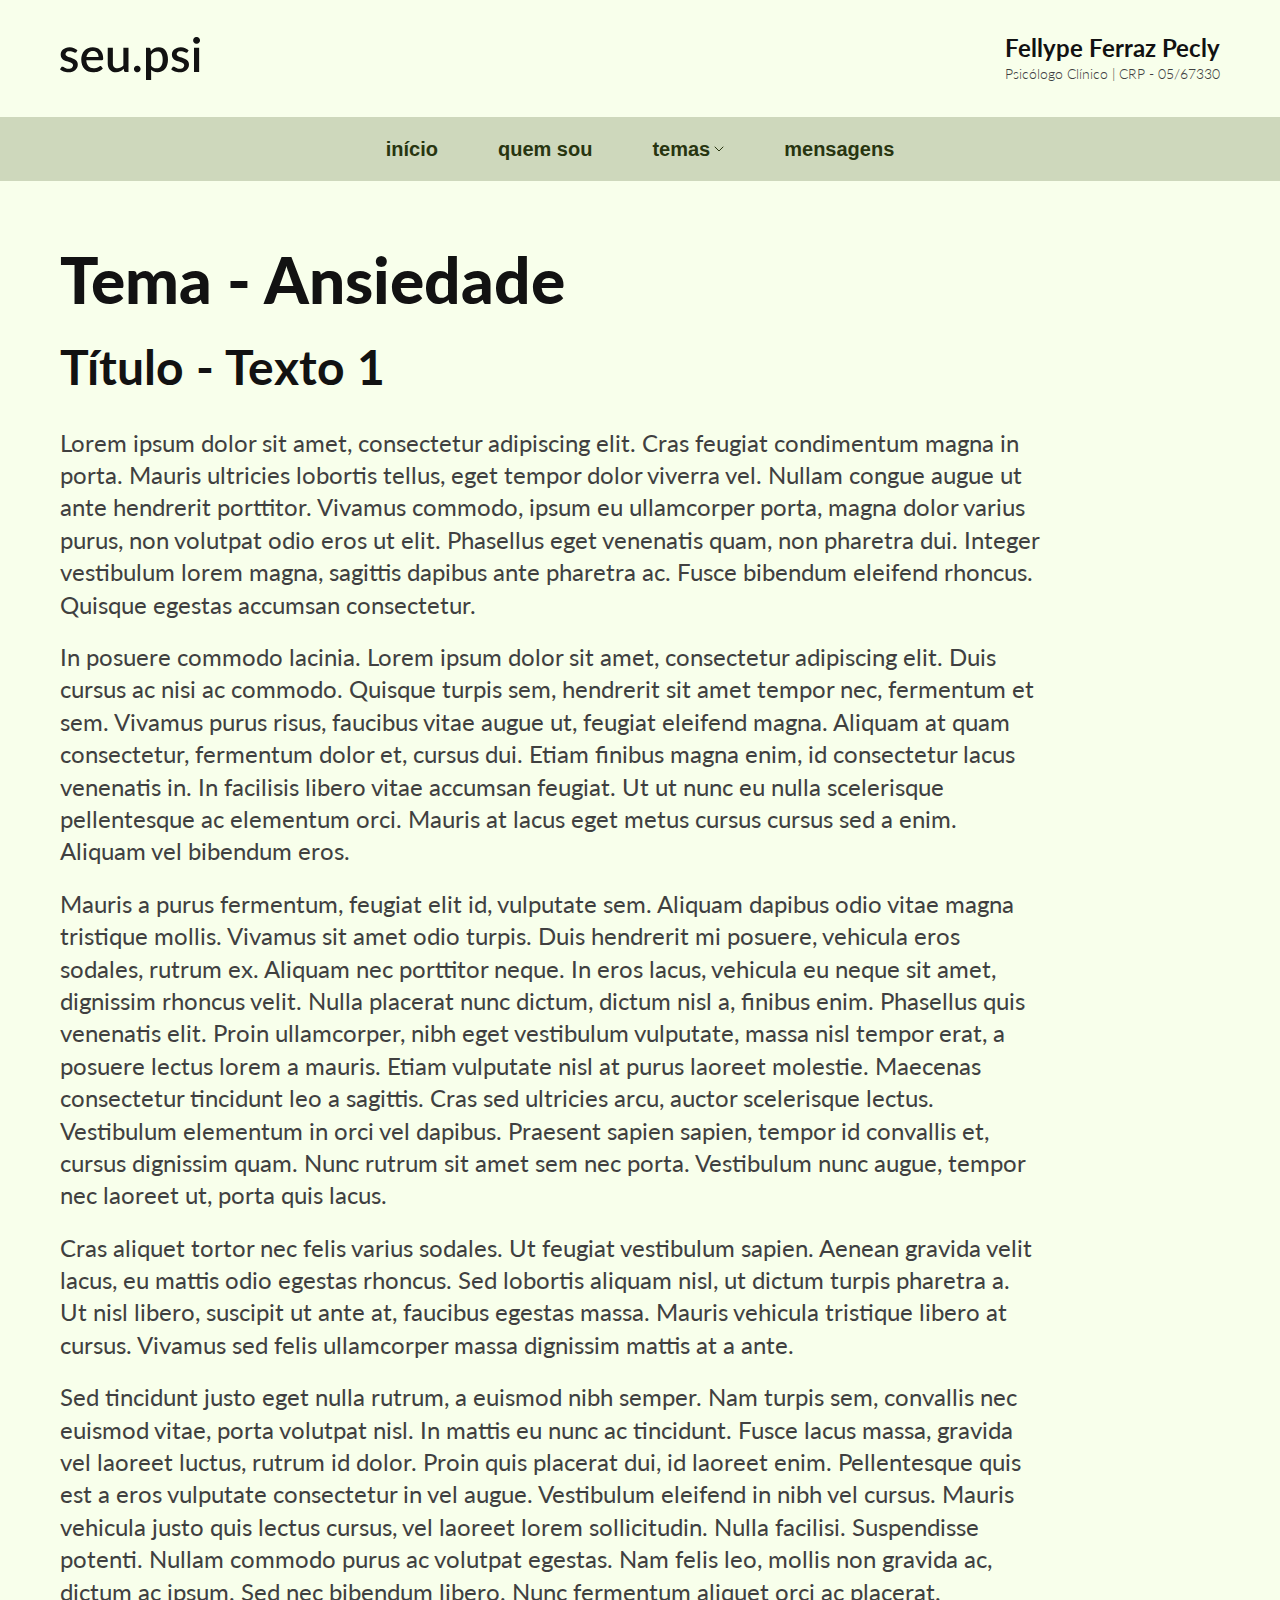
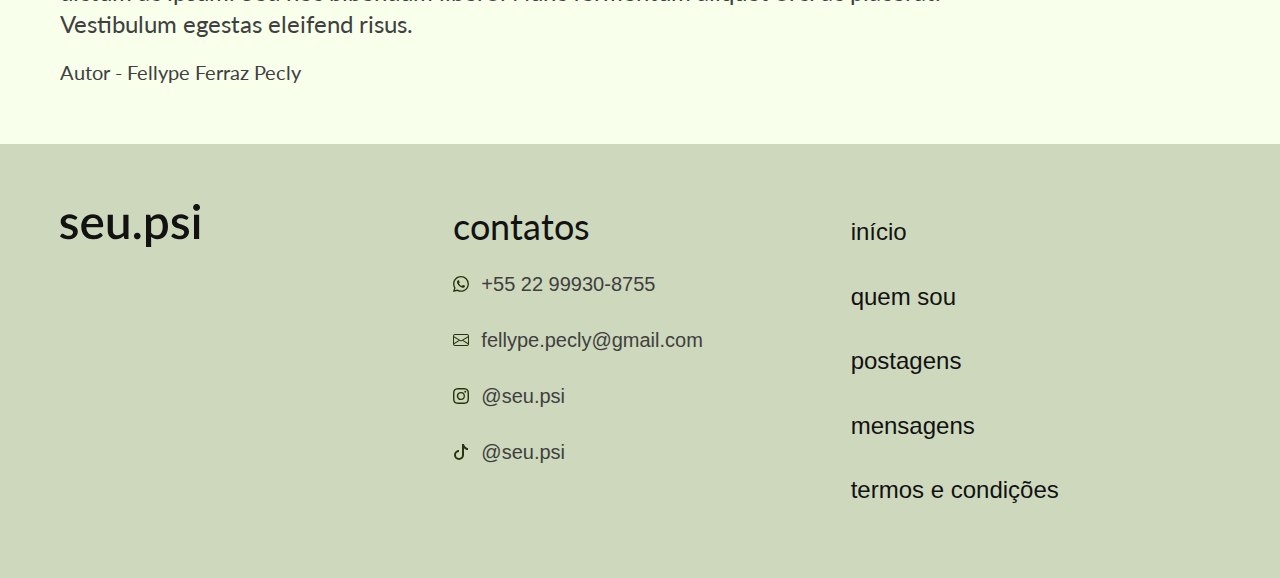
<file: temas/tema_ansiedade/ansiedade_t1.html>
<!DOCTYPE html>
<html lang="pt-bt">

<head>
    <meta charset="UTF-8">
    <meta http-equiv="X-UA-Compatible" content="IE=edge">
    <meta name="viewport" content="width=device-width, initial-scale=1.0">
    <meta name="description"
        content="Site dedicado ao agendamento de sessões de terapia e divulgação de conteúdos relacionado ao tema.">
    <title>seu.psi</title>
    <link rel="icon" href="../../favicon.svg" type="image/svg+xml">
    <link rel="preconnect" href="https://fonts.googleapis.com">
    <link rel="preconnect" href="https://fonts.gstatic.com" crossorigin>
    <link href="https://fonts.googleapis.com/css2?family=Lato:wght@300;400;700;900&display=swap" rel="stylesheet">
    <link rel="preload" href="../../css/style.css" as="style">
    <link rel="stylesheet" href="../../css/style.css">
</head>

<body>
    <header class="header">
        <div class="header__principal container container__cabecalho">
            <a href="../../index.html">
                <img src="../../img/img_otimizada/icones/logo.svg" alt="Logo seu.psi" width="140" height="43"
                    class="header__logo">
            </a>

            <div>
                <p class="font-m-b c-11">Fellype Ferraz Pecly</p>

                <p class="font-xs c-9">Psicólogo Clínico | CRP - 05/67330</p>
            </div>
        </div>

        <nav class="header__menu">
            <button class="btn__menu--mobile btn__menu--after" aria-expanded="false" aria-controls="header__lista"
                aria-haspopup="true" aria-label="Abrir menu"></button>

            <ul class="header__lista menu-mobile font-s-b p-1" id="header__lista" role="menu">
                <li class="header__item">
                    <a href="../../index.html" class="header__link link-hover">início</a>
                </li>

                <li class="header__item">
                    <a href="../../quem-sou.html" class="header__link link-hover">quem sou</a>
                </li>

                <li class="header__item header__item--relative ">
                    <button class="header__btn btn-hover header__btn--seta" aria-expanded="false"
                        aria-controls="sub-menu__lista" aria-haspopup="true" aria-label="Abrir temas">temas</button>

                    <div class="header__sub-menu">
                        <ul class="sub-menu__lista" id="sub-menu__lista" role="menu">
                            <li class="sub-menu__item">
                                <a href="/temas/ansiedade.html" class="sub-menu__link link-hover">Ansiedade</a>
                            </li>

                            <li class="sub-menu__item">
                                <a href="/temas/depressao.html" class="sub-menu__link link-hover">Depressão</a>
                            </li>

                            <li class="sub-menu__item sub-menu__item--last">
                                <a href="../temas/luto.html" class="sub-menu__link link-hover">Luto</a>
                            </li>
                        </ul>
                    </div>
                </li>

                <li class="header__item">
                    <a href="../../mensagem.html" class="header__link link-hover">mensagens</a>
                </li>
            </ul>
        </nav>
    </header>

    <main class="ansiedade-texto container">
        <h1 class="font-xxl c-11 ansiedade-texto__titulo">Tema - Ansiedade</h1>

        <h2 class="font-xl c-11 ansiedade-texto__subtitulo">Título - Texto 1</h2>

        <p class="font-m c-9 ansiedade-texto__texto">Lorem ipsum dolor sit amet, consectetur adipiscing elit. Cras
            feugiat condimentum magna in porta. Mauris ultricies lobortis tellus, eget tempor dolor viverra vel. Nullam
            congue augue ut ante hendrerit porttitor. Vivamus commodo, ipsum eu ullamcorper porta, magna dolor varius
            purus, non volutpat odio eros ut elit. Phasellus eget venenatis quam, non pharetra dui. Integer vestibulum
            lorem magna, sagittis dapibus ante pharetra ac. Fusce bibendum eleifend rhoncus. Quisque egestas accumsan
            consectetur.</p>

        <p class="font-m c-9 ansiedade-texto__texto">In posuere commodo lacinia. Lorem ipsum dolor sit amet, consectetur
            adipiscing elit. Duis cursus ac nisi ac commodo. Quisque turpis sem, hendrerit sit amet tempor nec,
            fermentum et sem. Vivamus purus risus, faucibus vitae augue ut, feugiat eleifend magna. Aliquam at quam
            consectetur, fermentum dolor et, cursus dui. Etiam finibus magna enim, id consectetur lacus venenatis in. In
            facilisis libero vitae accumsan feugiat. Ut ut nunc eu nulla scelerisque pellentesque ac elementum orci.
            Mauris at lacus eget metus cursus cursus sed a enim. Aliquam vel bibendum eros.</p>

        <p class="font-m c-9 ansiedade-texto__texto">Mauris a purus fermentum, feugiat elit id, vulputate sem. Aliquam
            dapibus odio vitae magna tristique mollis. Vivamus sit amet odio turpis. Duis hendrerit mi posuere, vehicula
            eros sodales, rutrum ex. Aliquam nec porttitor neque. In eros lacus, vehicula eu neque sit amet, dignissim
            rhoncus velit. Nulla placerat nunc dictum, dictum nisl a, finibus enim. Phasellus quis venenatis elit. Proin
            ullamcorper, nibh eget vestibulum vulputate, massa nisl tempor erat, a posuere lectus lorem a mauris. Etiam
            vulputate nisl at purus laoreet molestie. Maecenas consectetur tincidunt leo a sagittis. Cras sed ultricies
            arcu, auctor scelerisque lectus. Vestibulum elementum in orci vel dapibus. Praesent sapien sapien, tempor id
            convallis et, cursus dignissim quam. Nunc rutrum sit amet sem nec porta. Vestibulum nunc augue, tempor nec
            laoreet ut, porta quis lacus.</p>

        <p class="font-m c-9 ansiedade-texto__texto">Cras aliquet tortor nec felis varius sodales. Ut feugiat vestibulum
            sapien. Aenean gravida velit lacus, eu mattis odio egestas rhoncus. Sed lobortis aliquam nisl, ut dictum
            turpis pharetra a. Ut nisl libero, suscipit ut ante at, faucibus egestas massa. Mauris vehicula tristique
            libero at cursus. Vivamus sed felis ullamcorper massa dignissim mattis at a ante.</p>

        <p class="font-m c-9 ansiedade-texto__texto">Sed tincidunt justo eget nulla rutrum, a euismod nibh semper. Nam
            turpis sem, convallis nec euismod vitae, porta volutpat nisl. In mattis eu nunc ac tincidunt. Fusce lacus
            massa, gravida vel laoreet luctus, rutrum id dolor. Proin quis placerat dui, id laoreet enim. Pellentesque
            quis est a eros vulputate consectetur in vel augue. Vestibulum eleifend in nibh vel cursus. Mauris vehicula
            justo quis lectus cursus, vel laoreet lorem sollicitudin. Nulla facilisi. Suspendisse potenti. Nullam
            commodo purus ac volutpat egestas. Nam felis leo, mollis non gravida ac, dictum ac ipsum. Sed nec bibendum
            libero. Nunc fermentum aliquet orci ac placerat. Vestibulum egestas eleifend risus.</p>

        <span class="font-s-c c-9 ansiedade-texto__autor">Autor - Fellype Ferraz Pecly</span>
    </main>

    <footer class="footer__bg">
        <div class="footer container">
            <div class="footer__caixa-logo">
                <img src="../../img/img_otimizada/icones/logo.svg" alt="" class="footer__logo" width="140" height="43">
            </div>

            <div class="footer__contatos">
                <h3 class="font-l c-11 footer__titulo">contatos</h3>

                <ul class="font-s c-9 footer__lista">
                    <li class="footer__item footer__item--before-1">
                        <a href="tel:+55 22 99930-8755" class="footer__link link-hover">+55 22 99930-8755
                        </a>
                    </li>

                    <li class="footer__item footer__item--before-2">
                        <a href="mailto:fellype.pecly@gmail.com" class="footer__link link-hover">fellype.pecly@gmail.com
                        </a>
                    </li>

                    <li class="footer__item footer__item--before-3">
                        <a href="http://www.instagram.com/seu.psi/" target="_blank" rel="noopener noreferrer"
                            class="footer__link link-hover">@seu.psi</a>
                    </li>

                    <li class="footer__item footer__item--before-4">
                        <a href="http://www.tiktok.com/@seu.psi" target="_blank" rel="noopener noreferrer"
                            class="footer__link link-hover">@seu.psi</a>
                    </li>
                </ul>
            </div>

            <nav class="footer__menu-secundario">
                <ul class="font-m c-11 footer__lista">
                    <li class="footer__item">
                        <a href="../../index.html" class="footer__link link-hover">início</a>
                    </li>

                    <li class="footer__item">
                        <a href="../../quem-sou.html" class="footer__link link-hover">quem sou</a>
                    </li>

                    <li class="footer__item">
                        <a href="../../postagens_recentes.html" class="footer__link link-hover">postagens</a>
                    </li>

                    <li class="footer__item">
                        <a href="../../mensagem.html" class="footer__link link-hover">mensagens</a>
                    </li>

                    <li class="footer__item">
                        <a href="#" class="footer__link link-hover">termos e condições</a>
                    </li>
                </ul>
            </nav>
        </div>
    </footer>

    <script src="../../js/menu-temas.js"></script>
    <script src="../../js/menu-mobile.js"></script>
</body>

</html>
</file>
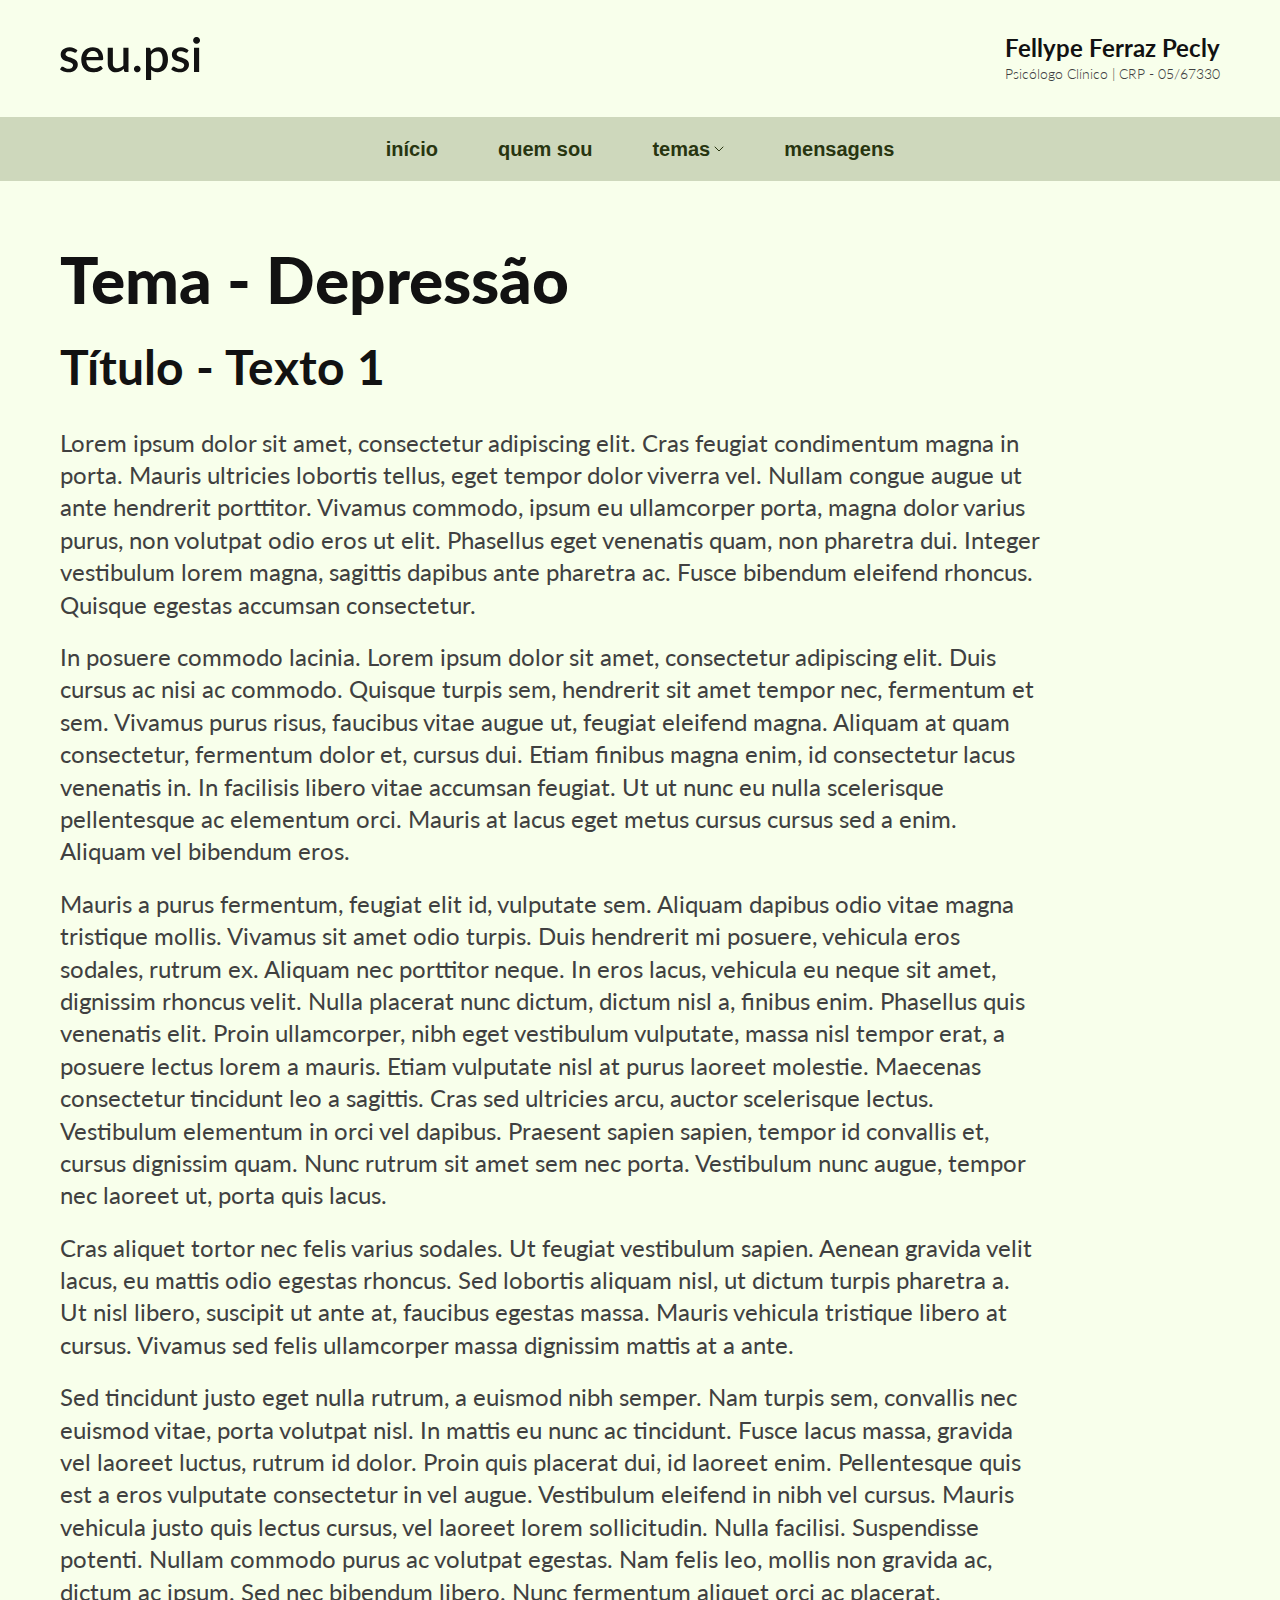
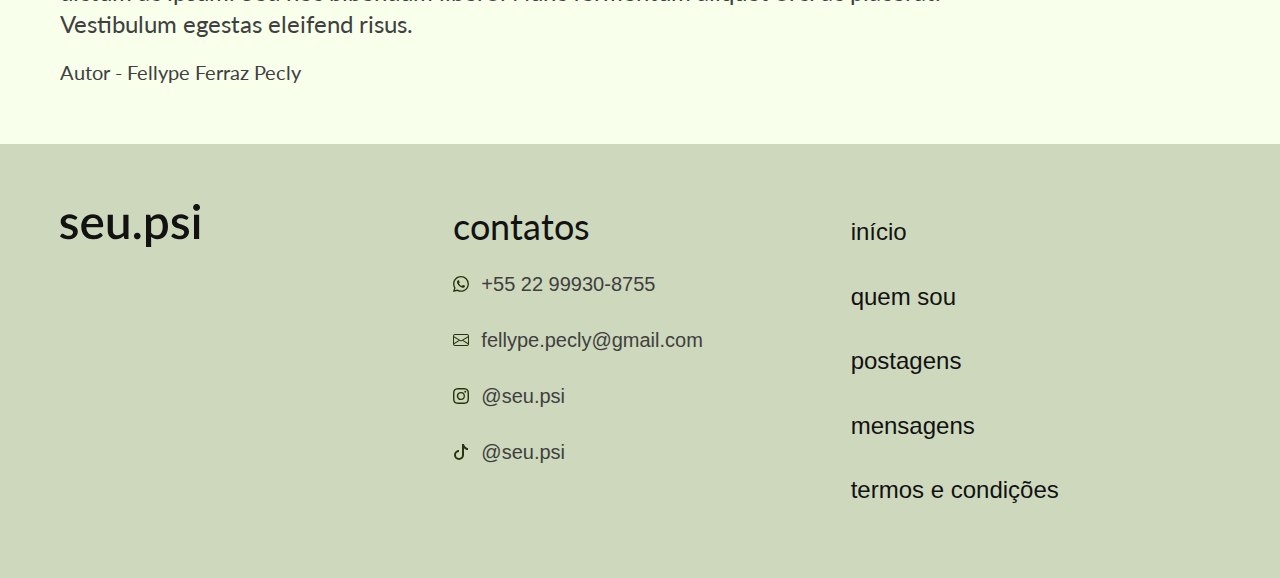
<file: temas/tema_depressao/depressao_t1.html>
<!DOCTYPE html>
<html lang="pt-bt">

<head>
    <meta charset="UTF-8">
    <meta http-equiv="X-UA-Compatible" content="IE=edge">
    <meta name="viewport" content="width=device-width, initial-scale=1.0">
    <meta name="description"
        content="Site dedicado ao agendamento de sessões de terapia e divulgação de conteúdos relacionado ao tema.">
    <title>seu.psi</title>
    <link rel="icon" href="../../favicon.svg" type="image/svg+xml">
    <link rel="preconnect" href="https://fonts.googleapis.com">
    <link rel="preconnect" href="https://fonts.gstatic.com" crossorigin>
    <link href="https://fonts.googleapis.com/css2?family=Lato:wght@300;400;700;900&display=swap" rel="stylesheet">
    <link rel="preload" href="../../css/style.css" as="style">
    <link rel="stylesheet" href="../../css/style.css">
</head>

<body>
    <header class="header">
        <div class="header__principal container container__cabecalho">
            <a href="../../index.html">
                <img src="../../img/img_otimizada/icones/logo.svg" alt="Logo seu.psi" width="140" height="43"
                    class="header__logo">
            </a>

            <div>
                <p class="font-m-b c-11">Fellype Ferraz Pecly</p>

                <p class="font-xs c-9">Psicólogo Clínico | CRP - 05/67330</p>
            </div>
        </div>

        <nav class="header__menu">
            <button class="btn__menu--mobile btn__menu--after" aria-expanded="false" aria-controls="header__lista"
                aria-haspopup="true" aria-label="Abrir menu"></button>

            <ul class="header__lista menu-mobile font-s-b p-1" id="header__lista" role="menu">
                <li class="header__item">
                    <a href="../../index.html" class="header__link link-hover">início</a>
                </li>

                <li class="header__item">
                    <a href="../../quem-sou.html" class="header__link link-hover">quem sou</a>
                </li>

                <li class="header__item header__item--relative ">
                    <button class="header__btn btn-hover header__btn--seta" aria-expanded="false"
                        aria-controls="sub-menu__lista" aria-haspopup="true" aria-label="Abrir temas">temas</button>

                    <div class="header__sub-menu">
                        <ul class="sub-menu__lista" id="sub-menu__lista" role="menu">
                            <li class="sub-menu__item">
                                <a href="../../temas/ansiedade.html" class="sub-menu__link link-hover">Ansiedade</a>
                            </li>

                            <li class="sub-menu__item">
                                <a href="../../temas/depressao.html" class="sub-menu__link link-hover">Depressão</a>
                            </li>

                            <li class="sub-menu__item sub-menu__item--last">
                                <a href="../../temas/luto.html" class="sub-menu__link link-hover">Luto</a>
                            </li>
                        </ul>
                    </div>
                </li>

                <li class="header__item header__item--last">
                    <a href="../../mensagem.html" class="header__link link-hover">mensagens</a>
                </li>
            </ul>
        </nav>
    </header>

    <main class="ansiedade-texto container">
        <h1 class="font-xxl c-11 ansiedade-texto__titulo">Tema - Depressão</h1>

        <h2 class="font-xl c-11 ansiedade-texto__subtitulo">Título - Texto 1</h2>

        <p class="font-m c-9 ansiedade-texto__texto">Lorem ipsum dolor sit amet, consectetur adipiscing elit. Cras
            feugiat condimentum magna in porta. Mauris ultricies lobortis tellus, eget tempor dolor viverra vel. Nullam
            congue augue ut ante hendrerit porttitor. Vivamus commodo, ipsum eu ullamcorper porta, magna dolor varius
            purus, non volutpat odio eros ut elit. Phasellus eget venenatis quam, non pharetra dui. Integer vestibulum
            lorem magna, sagittis dapibus ante pharetra ac. Fusce bibendum eleifend rhoncus. Quisque egestas accumsan
            consectetur.</p>

        <p class="font-m c-9 ansiedade-texto__texto">In posuere commodo lacinia. Lorem ipsum dolor sit amet, consectetur
            adipiscing elit. Duis cursus ac nisi ac commodo. Quisque turpis sem, hendrerit sit amet tempor nec,
            fermentum et sem. Vivamus purus risus, faucibus vitae augue ut, feugiat eleifend magna. Aliquam at quam
            consectetur, fermentum dolor et, cursus dui. Etiam finibus magna enim, id consectetur lacus venenatis in. In
            facilisis libero vitae accumsan feugiat. Ut ut nunc eu nulla scelerisque pellentesque ac elementum orci.
            Mauris at lacus eget metus cursus cursus sed a enim. Aliquam vel bibendum eros.</p>

        <p class="font-m c-9 ansiedade-texto__texto">Mauris a purus fermentum, feugiat elit id, vulputate sem. Aliquam
            dapibus odio vitae magna tristique mollis. Vivamus sit amet odio turpis. Duis hendrerit mi posuere, vehicula
            eros sodales, rutrum ex. Aliquam nec porttitor neque. In eros lacus, vehicula eu neque sit amet, dignissim
            rhoncus velit. Nulla placerat nunc dictum, dictum nisl a, finibus enim. Phasellus quis venenatis elit. Proin
            ullamcorper, nibh eget vestibulum vulputate, massa nisl tempor erat, a posuere lectus lorem a mauris. Etiam
            vulputate nisl at purus laoreet molestie. Maecenas consectetur tincidunt leo a sagittis. Cras sed ultricies
            arcu, auctor scelerisque lectus. Vestibulum elementum in orci vel dapibus. Praesent sapien sapien, tempor id
            convallis et, cursus dignissim quam. Nunc rutrum sit amet sem nec porta. Vestibulum nunc augue, tempor nec
            laoreet ut, porta quis lacus.</p>

        <p class="font-m c-9 ansiedade-texto__texto">Cras aliquet tortor nec felis varius sodales. Ut feugiat vestibulum
            sapien. Aenean gravida velit lacus, eu mattis odio egestas rhoncus. Sed lobortis aliquam nisl, ut dictum
            turpis pharetra a. Ut nisl libero, suscipit ut ante at, faucibus egestas massa. Mauris vehicula tristique
            libero at cursus. Vivamus sed felis ullamcorper massa dignissim mattis at a ante.</p>

        <p class="font-m c-9 ansiedade-texto__texto">Sed tincidunt justo eget nulla rutrum, a euismod nibh semper. Nam
            turpis sem, convallis nec euismod vitae, porta volutpat nisl. In mattis eu nunc ac tincidunt. Fusce lacus
            massa, gravida vel laoreet luctus, rutrum id dolor. Proin quis placerat dui, id laoreet enim. Pellentesque
            quis est a eros vulputate consectetur in vel augue. Vestibulum eleifend in nibh vel cursus. Mauris vehicula
            justo quis lectus cursus, vel laoreet lorem sollicitudin. Nulla facilisi. Suspendisse potenti. Nullam
            commodo purus ac volutpat egestas. Nam felis leo, mollis non gravida ac, dictum ac ipsum. Sed nec bibendum
            libero. Nunc fermentum aliquet orci ac placerat. Vestibulum egestas eleifend risus.</p>

        <span class="font-s-c c-9 ansiedade-texto__autor">Autor - Fellype Ferraz Pecly</span>
    </main>

    <footer class="footer__bg">
        <div class="footer container">
            <div class="footer__caixa-logo">
                <img src="../../img/img_otimizada/icones/logo.svg" alt="" class="footer__logo" width="140" height="43">
            </div>

            <div class="footer__contatos">
                <h3 class="font-l c-11 footer__titulo">contatos</h3>

                <ul class="font-s c-9 footer__lista">
                    <li class="footer__item footer__item--before-1">
                        <a href="tel:+55 22 99930-8755" class="footer__link link-hover">+55 22 99930-8755
                        </a>
                    </li>

                    <li class="footer__item footer__item--before-2">
                        <a href="mailto:fellype.pecly@gmail.com" class="footer__link link-hover">fellype.pecly@gmail.com
                        </a>
                    </li>

                    <li class="footer__item footer__item--before-3">
                        <a href="http://www.instagram.com/seu.psi/" target="_blank" rel="noopener noreferrer"
                            class="footer__link link-hover">@seu.psi</a>
                    </li>

                    <li class="footer__item footer__item--before-4">
                        <a href="http://www.tiktok.com/@seu.psi" target="_blank" rel="noopener noreferrer"
                            class="footer__link link-hover">@seu.psi</a>
                    </li>
                </ul>
            </div>

            <nav class="footer__menu-secundario">
                <ul class="font-m c-11 footer__lista">
                    <li class="footer__item">
                        <a href="../../index.html" class="footer__link link-hover">início</a>
                    </li>

                    <li class="footer__item">
                        <a href="../../quem-sou.html" class="footer__link link-hover">quem sou</a>
                    </li>

                    <li class="footer__item">
                        <a href="../../postagens_recentes.html" class="footer__link link-hover">postagens</a>
                    </li>

                    <li class="footer__item">
                        <a href="../../mensagem.html" class="footer__link link-hover">mensagens</a>
                    </li>

                    <li class="footer__item">
                        <a href="#" class="footer__link link-hover">termos e condições</a>
                    </li>
                </ul>
            </nav>
        </div>
    </footer>

    <script src="../../js/menu-temas.js"></script>
    <script src="../../js/menu-mobile.js"></script>
</body>

</html>
</file>
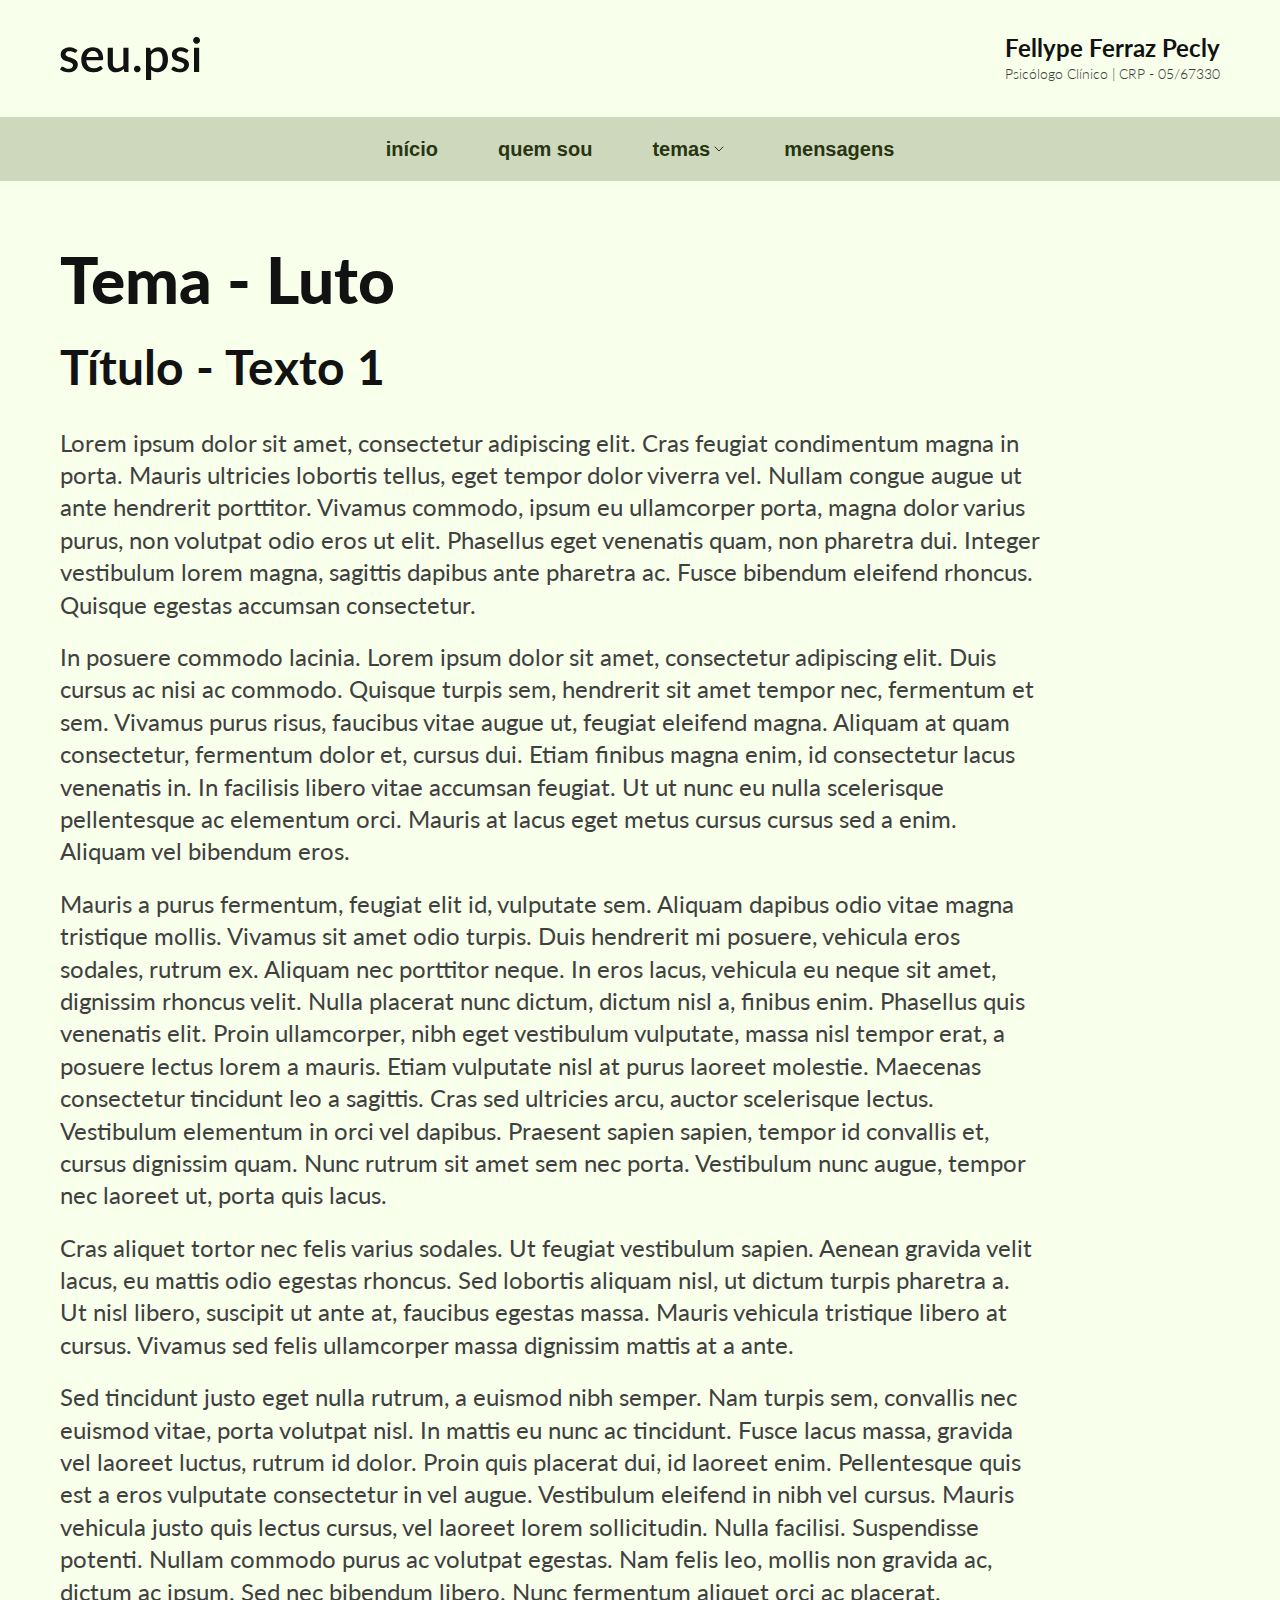
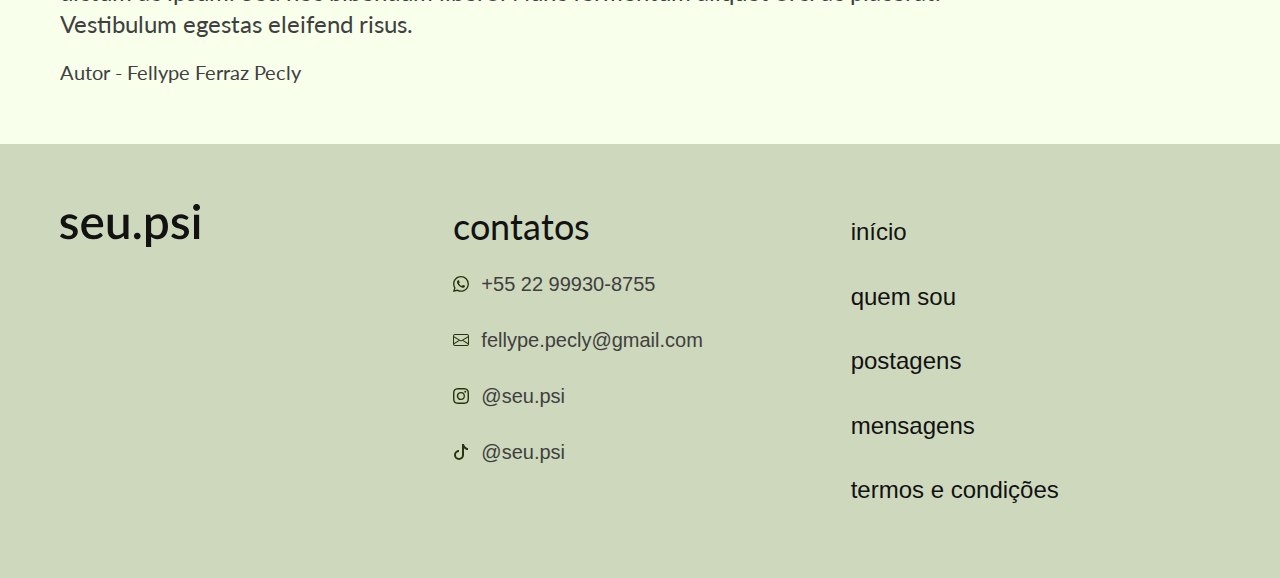
<file: temas/tema_luto/luto_t1.html>
<!DOCTYPE html>
<html lang="pt-bt">

<head>
    <meta charset="UTF-8">
    <meta http-equiv="X-UA-Compatible" content="IE=edge">
    <meta name="viewport" content="width=device-width, initial-scale=1.0">
    <meta name="description"
        content="Site dedicado ao agendamento de sessões de terapia e divulgação de conteúdos relacionado ao tema.">
    <title>seu.psi</title>
    <link rel="icon" href="../../favicon.svg" type="image/svg+xml">
    <link rel="preconnect" href="https://fonts.googleapis.com">
    <link rel="preconnect" href="https://fonts.gstatic.com" crossorigin>
    <link href="https://fonts.googleapis.com/css2?family=Lato:wght@300;400;700;900&display=swap" rel="stylesheet">
    <link rel="preload" href="../../css/style.css" as="style">
    <link rel="stylesheet" href="../../css/style.css">
</head>

<body>
    <header class="header">
        <div class="header__principal container container__cabecalho">
            <img src="../../img/img_otimizada/icones/logo.svg" alt="Logo seu.psi" width="140" height="43"
                class="header__logo">

            <div>
                <p class="font-m-b c-11">Fellype Ferraz Pecly</p>

                <p class="font-xs c-9">Psicólogo Clínico | CRP - 05/67330</p>
            </div>
        </div>

        <nav class="header__menu">
            <button class="btn__menu--mobile btn__menu--after" aria-expanded="false" aria-controls="header__lista"
                aria-haspopup="true" aria-label="Abrir menu"></button>

            <ul class="header__lista menu-mobile font-s-b p-1" id="header__lista" role="menu">
                <li class="header__item">
                    <a href="../../index.html" class="header__link link-hover">início</a>
                </li>

                <li class="header__item">
                    <a href="../../quem-sou.html" class="header__link link-hover">quem sou</a>
                </li>

                <li class="header__item header__item--relative ">
                    <button class="header__btn btn-hover header__btn--seta" aria-expanded="false"
                        aria-controls="sub-menu__lista" aria-haspopup="true" aria-label="Abrir temas">temas</button>

                    <div class="header__sub-menu">
                        <ul class="sub-menu__lista" id="sub-menu__lista" role="menu">
                            <li class="sub-menu__item">
                                <a href="../../temas/ansiedade.html" class="sub-menu__link link-hover">Ansiedade</a>
                            </li>

                            <li class="sub-menu__item">
                                <a href="../../temas/depressao.html" class="sub-menu__link link-hover">Depressão</a>
                            </li>

                            <li class="sub-menu__item sub-menu__item--last">
                                <a href="../../temas/luto.html" class="sub-menu__link link-hover">Luto</a>
                            </li>
                        </ul>
                    </div>
                </li>

                <li class="header__item header__item--last">
                    <a href="../../mensagem.html" class="header__link link-hover">mensagens</a>
                </li>
            </ul>
        </nav>
    </header>

    <main class="ansiedade-texto container">
        <h1 class="font-xxl c-11 ansiedade-texto__titulo">Tema - Luto</h1>

        <h2 class="font-xl c-11 ansiedade-texto__subtitulo">Título - Texto 1</h2>

        <p class="font-m c-9 ansiedade-texto__texto">Lorem ipsum dolor sit amet, consectetur adipiscing elit. Cras
            feugiat condimentum magna in porta. Mauris ultricies lobortis tellus, eget tempor dolor viverra vel. Nullam
            congue augue ut ante hendrerit porttitor. Vivamus commodo, ipsum eu ullamcorper porta, magna dolor varius
            purus, non volutpat odio eros ut elit. Phasellus eget venenatis quam, non pharetra dui. Integer vestibulum
            lorem magna, sagittis dapibus ante pharetra ac. Fusce bibendum eleifend rhoncus. Quisque egestas accumsan
            consectetur.</p>

        <p class="font-m c-9 ansiedade-texto__texto">In posuere commodo lacinia. Lorem ipsum dolor sit amet, consectetur
            adipiscing elit. Duis cursus ac nisi ac commodo. Quisque turpis sem, hendrerit sit amet tempor nec,
            fermentum et sem. Vivamus purus risus, faucibus vitae augue ut, feugiat eleifend magna. Aliquam at quam
            consectetur, fermentum dolor et, cursus dui. Etiam finibus magna enim, id consectetur lacus venenatis in. In
            facilisis libero vitae accumsan feugiat. Ut ut nunc eu nulla scelerisque pellentesque ac elementum orci.
            Mauris at lacus eget metus cursus cursus sed a enim. Aliquam vel bibendum eros.</p>

        <p class="font-m c-9 ansiedade-texto__texto">Mauris a purus fermentum, feugiat elit id, vulputate sem. Aliquam
            dapibus odio vitae magna tristique mollis. Vivamus sit amet odio turpis. Duis hendrerit mi posuere, vehicula
            eros sodales, rutrum ex. Aliquam nec porttitor neque. In eros lacus, vehicula eu neque sit amet, dignissim
            rhoncus velit. Nulla placerat nunc dictum, dictum nisl a, finibus enim. Phasellus quis venenatis elit. Proin
            ullamcorper, nibh eget vestibulum vulputate, massa nisl tempor erat, a posuere lectus lorem a mauris. Etiam
            vulputate nisl at purus laoreet molestie. Maecenas consectetur tincidunt leo a sagittis. Cras sed ultricies
            arcu, auctor scelerisque lectus. Vestibulum elementum in orci vel dapibus. Praesent sapien sapien, tempor id
            convallis et, cursus dignissim quam. Nunc rutrum sit amet sem nec porta. Vestibulum nunc augue, tempor nec
            laoreet ut, porta quis lacus.</p>

        <p class="font-m c-9 ansiedade-texto__texto">Cras aliquet tortor nec felis varius sodales. Ut feugiat vestibulum
            sapien. Aenean gravida velit lacus, eu mattis odio egestas rhoncus. Sed lobortis aliquam nisl, ut dictum
            turpis pharetra a. Ut nisl libero, suscipit ut ante at, faucibus egestas massa. Mauris vehicula tristique
            libero at cursus. Vivamus sed felis ullamcorper massa dignissim mattis at a ante.</p>

        <p class="font-m c-9 ansiedade-texto__texto">Sed tincidunt justo eget nulla rutrum, a euismod nibh semper. Nam
            turpis sem, convallis nec euismod vitae, porta volutpat nisl. In mattis eu nunc ac tincidunt. Fusce lacus
            massa, gravida vel laoreet luctus, rutrum id dolor. Proin quis placerat dui, id laoreet enim. Pellentesque
            quis est a eros vulputate consectetur in vel augue. Vestibulum eleifend in nibh vel cursus. Mauris vehicula
            justo quis lectus cursus, vel laoreet lorem sollicitudin. Nulla facilisi. Suspendisse potenti. Nullam
            commodo purus ac volutpat egestas. Nam felis leo, mollis non gravida ac, dictum ac ipsum. Sed nec bibendum
            libero. Nunc fermentum aliquet orci ac placerat. Vestibulum egestas eleifend risus.</p>

        <span class="font-s-c c-9 ansiedade-texto__autor">Autor - Fellype Ferraz Pecly</span>
    </main>

    <footer class="footer__bg">
        <div class="footer container">
            <div class="footer__caixa-logo">
                <img src="../../img/img_otimizada/icones/logo.svg" alt="" class="footer__logo" width="140" height="43">
            </div>

            <div class="footer__contatos">
                <h3 class="font-l c-11 footer__titulo">contatos</h3>

                <ul class="font-s c-9 footer__lista">
                    <li class="footer__item footer__item--before-1">
                        <a href="tel:+55 22 99930-8755" class="footer__link link-hover">+55 22 99930-8755
                        </a>
                    </li>

                    <li class="footer__item footer__item--before-2">
                        <a href="mailto:fellype.pecly@gmail.com" class="footer__link link-hover">fellype.pecly@gmail.com
                        </a>
                    </li>

                    <li class="footer__item footer__item--before-3">
                        <a href="http://www.instagram.com/seu.psi/" target="_blank" rel="noopener noreferrer"
                            class="footer__link link-hover">@seu.psi</a>
                    </li>

                    <li class="footer__item footer__item--before-4">
                        <a href="http://www.tiktok.com/@seu.psi" target="_blank" rel="noopener noreferrer"
                            class="footer__link link-hover">@seu.psi</a>
                    </li>
                </ul>
            </div>

            <nav class="footer__menu-secundario">
                <ul class="font-m c-11 footer__lista">
                    <li class="footer__item">
                        <a href="../../index.html" class="footer__link link-hover">início</a>
                    </li>

                    <li class="footer__item">
                        <a href="../../quem-sou.html" class="footer__link link-hover">quem sou</a>
                    </li>

                    <li class="footer__item">
                        <a href="#" class="footer__link link-hover">postagens</a>
                    </li>

                    <li class="footer__item">
                        <a href="../../postagens_recentes.html" class="footer__link link-hover">mensagens</a>
                    </li>

                    <li class="footer__item">
                        <a href="../../mensagem.html" class="footer__link link-hover">termos e condições</a>
                    </li>
                </ul>
            </nav>
        </div>
    </footer>

    <script src="../../js/menu-temas.js"></script>
    <script src="../../js/menu-mobile.js"></script>
</body>

</html>
</file>
<file: css/style.css>
@import './global/reset.css';
@import './global/global.css';
@import './global/header.css';
@import './global/intro.css';
@import './global/perguntas.css';
@import './global/sobre-mim.css';
@import './global/temas.css';
@import './global/postagens.css';
@import './global/mensagens.css';
@import './global/footer.css';

@import './quem_sou/quem_sou.css';

@import './temas/temas_utilitario.css';

@import '/css/temas/tema_conteudo/tema_texto.css';

@import '../css/postagem_recente/postagem_recente.css';

@import '../css/mensagem/mensagem.css';

@import './util/utilitario.css';
@import './util/tipografia.css';
@import './util/cor.css';
</file>
